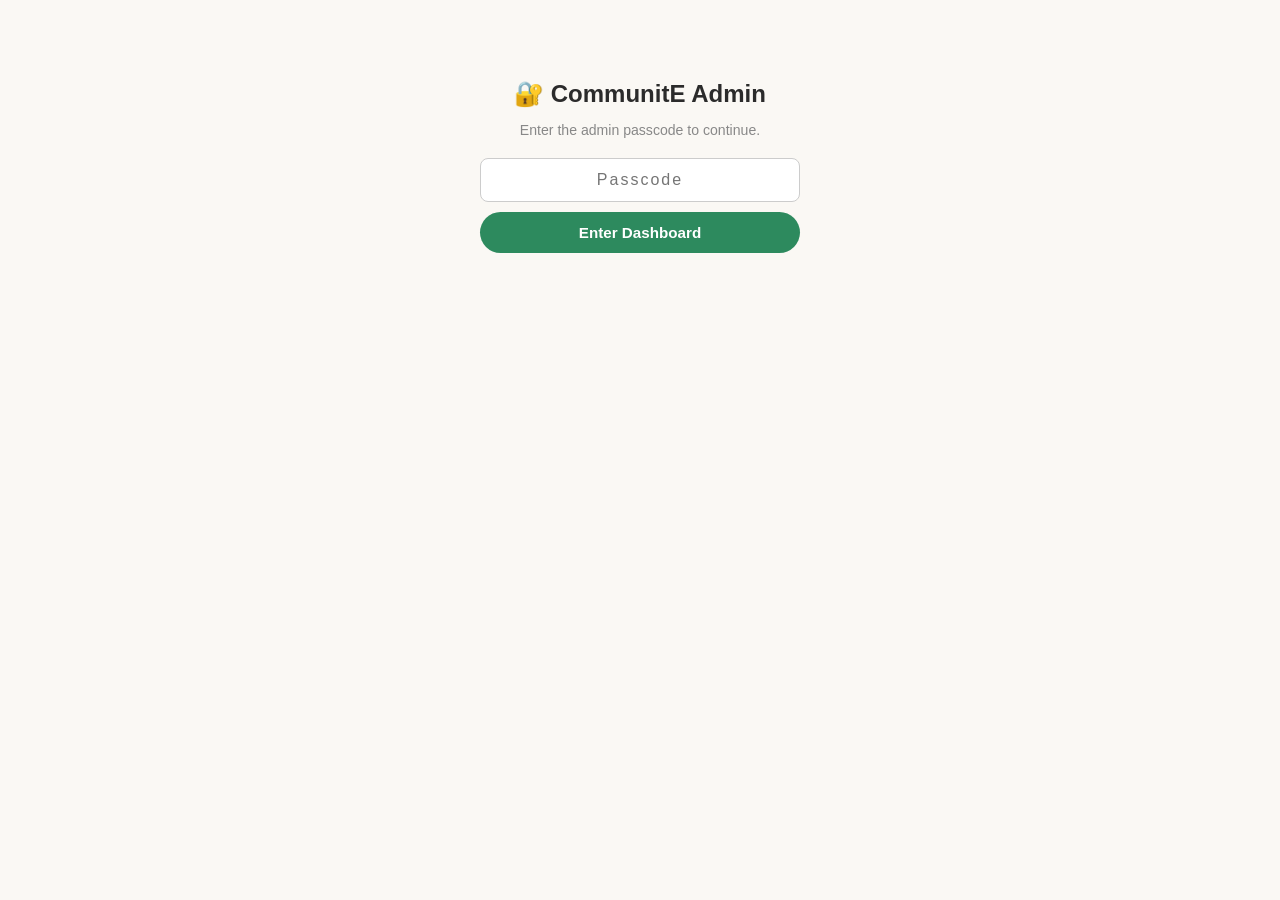
<file: admin.html>
<!DOCTYPE html>
<html lang="en">
<head>
<meta charset="UTF-8">
<meta name="viewport" content="width=device-width,initial-scale=1" />
<meta name="robots" content="noindex, nofollow" />
<title>CommunitE Admin</title>
<style>
  :root{
    --green:#2d8a5e; --green-dark:#1a5c3a; --ink:#2b2b2b; --bg:#faf8f4;
    --muted:#888; --border:#e2e0da; --white:#fff; --gold:#d4a017;
  }
  *{box-sizing:border-box;}
  body{
    font-family:-apple-system,Segoe UI,Roboto,sans-serif; background:var(--bg); color:var(--ink);
    margin:0; padding:0 0 60px;
  }
  header{
    background:var(--ink); color:#fff; padding:16px 20px; display:flex; align-items:center;
    justify-content:space-between; flex-wrap:wrap; gap:10px;
  }
  header h1{ font-size:1.1rem; margin:0; }
  header .sub{ font-size:0.75rem; opacity:0.6; }
  #logoutBtn{
    background:none; border:1px solid rgba(255,255,255,0.3); color:#fff; padding:6px 12px;
    border-radius:8px; font-size:0.78rem; cursor:pointer;
  }

  /* ---- Login gate ---- */
  #loginScreen{
    max-width:360px; margin:80px auto; padding:0 20px; text-align:center;
  }
  #loginScreen h2{ margin-bottom:6px; }
  #loginScreen p{ color:var(--muted); font-size:0.88rem; margin-bottom:20px; }
  #passcodeInput{
    width:100%; padding:12px 14px; border:1.5px solid #ccc; border-radius:8px; font-size:1rem;
    text-align:center; letter-spacing:2px; margin-bottom:10px;
  }
  #loginBtn{
    width:100%; padding:12px; border:none; border-radius:24px; background:var(--green); color:#fff;
    font-size:0.95rem; font-weight:700; cursor:pointer;
  }
  #loginError{ color:#c0392b; font-size:0.82rem; margin-top:10px; display:none; }

  /* ---- Dashboard shell ---- */
  #dashboard{ display:none; max-width:1100px; margin:0 auto; padding:0 20px; }
  .tabs{ display:flex; gap:6px; margin:20px 0; flex-wrap:wrap; }
  .tab-btn{
    padding:9px 16px; border-radius:999px; border:1.5px solid var(--border); background:#fff;
    font-size:0.85rem; font-weight:600; cursor:pointer; color:var(--ink);
  }
  .tab-btn.active{ background:var(--ink); color:#fff; border-color:var(--ink); }
  .tab-badge{
    display:inline-block; background:var(--gold); color:#3a2a00; font-size:0.68rem; font-weight:800;
    border-radius:999px; padding:1px 6px; margin-left:5px;
  }
  .tab-panel{ display:none; }
  .tab-panel.active{ display:block; }

  .card{ background:#fff; border:1px solid var(--border); border-radius:12px; padding:16px; margin-bottom:14px; }
  .empty-note{ color:var(--muted); font-size:0.88rem; padding:20px; text-align:center; }
  .loading-note{ color:var(--muted); font-size:0.85rem; padding:14px; }

  table{ width:100%; border-collapse:collapse; font-size:0.85rem; }
  th{ text-align:left; padding:8px 10px; border-bottom:2px solid var(--border); font-size:0.75rem;
      text-transform:uppercase; letter-spacing:0.03em; color:var(--muted); }
  td{ padding:10px; border-bottom:1px solid #f0efe9; vertical-align:top; }
  tr:last-child td{ border-bottom:none; }
  tr.total-row td{ font-weight:800; border-top:2px solid var(--border); }

  .badge{ display:inline-block; padding:3px 9px; border-radius:999px; font-size:0.72rem; font-weight:700; }
  .badge--pending{ background:#fff3cd; color:#8a6416; }
  .badge--failed{ background:#fde8e8; color:#b3261e; }
  .plink-overlay{ position:fixed; inset:0; background:rgba(0,0,0,0.45); display:none; align-items:center; justify-content:center; z-index:50; padding:16px; }
  .plink-box{ background:#fff; border-radius:14px; padding:20px; max-width:460px; width:100%; }
  .plink-box textarea{ width:100%; min-height:90px; margin:10px 0; font-size:0.82rem; padding:8px; border:1px solid var(--border); border-radius:8px; box-sizing:border-box; }
  .badge--verified, .badge--active, .badge--approved{ background:#e6f4ea; color:var(--green-dark); }

  .btn-sm{
    padding:6px 12px; border-radius:999px; border:none; background:var(--green); color:#fff;
    font-size:0.78rem; font-weight:700; cursor:pointer; white-space:nowrap;
  }
  .btn-sm:hover{ background:var(--green-dark); }
  .btn-sm:disabled{ background:#ccc; cursor:default; }
  .btn-outline{
    padding:6px 12px; border-radius:999px; border:1.5px solid var(--border); background:#fff;
    font-size:0.78rem; font-weight:600; cursor:pointer;
  }

  .items-cell{ max-width:220px; white-space:pre-line; font-size:0.78rem; color:#555; }
  .rr-cell{ font-family:monospace; font-size:0.82rem; }

  /* ---- Delivery summary tab ---- */
  .summary-controls{ display:flex; gap:10px; align-items:center; flex-wrap:wrap; margin-bottom:16px; }
  .summary-controls select{ padding:9px 12px; border-radius:8px; border:1.5px solid var(--border); font-size:0.88rem; }
  .summary-stats{ display:flex; gap:16px; margin-bottom:14px; flex-wrap:wrap; }
  .summary-stat{ background:#f6f5f0; border-radius:10px; padding:10px 16px; font-size:0.82rem; }
  .summary-stat strong{ display:block; font-size:1.3rem; font-family:Georgia, serif; }
  .summary-warning{ background:#fff3cd; color:#8a6416; border-radius:8px; padding:8px 12px; font-size:0.82rem; margin-bottom:12px; }
  #summaryTextarea{
    width:100%; min-height:220px; padding:12px; border:1.5px solid var(--border); border-radius:10px;
    font-family:monospace; font-size:0.85rem; margin-bottom:12px; resize:vertical;
  }
  .vendor-phone-row{ display:flex; gap:8px; align-items:center; margin-bottom:12px; flex-wrap:wrap; }
  .vendor-phone-row input{ padding:9px 12px; border-radius:8px; border:1.5px solid var(--border); font-size:0.88rem; flex:1; min-width:180px; }
  .summary-actions{ display:flex; gap:10px; flex-wrap:wrap; }
  .btn-primary{
    padding:11px 20px; border-radius:999px; border:none; background:var(--green); color:#fff;
    font-size:0.88rem; font-weight:700; cursor:pointer;
  }
  .btn-primary:hover{ background:var(--green-dark); }

  /* ---- Expenses + P&L tabs ---- */
  .expense-form{ display:grid; grid-template-columns:repeat(6, 1fr); gap:10px; margin-top:12px; align-items:end; }
  .expense-form label{ display:block; font-size:0.72rem; font-weight:700; color:var(--muted); text-transform:uppercase; letter-spacing:0.03em; margin-bottom:4px; }
  .expense-form input, .expense-form select{
    width:100%; box-sizing:border-box; padding:9px 10px; border:1.5px solid var(--border); border-radius:8px; font-size:0.88rem; background:#fff;
  }
  .expense-form .f-desc{ grid-column:span 2; }
  .expense-msg{ font-size:0.82rem; margin-top:10px; min-height:1.1em; }
  .expense-msg.ok{ color:var(--green-dark); }
  .expense-msg.err{ color:#b3261e; }
  .num{ text-align:right; white-space:nowrap; }
  th.num{ text-align:right; }
  .neg{ color:#b3261e; font-weight:700; }
  .pos{ color:var(--green-dark); font-weight:700; }
  .pnl-note{ font-size:0.78rem; color:var(--muted); margin-top:8px; line-height:1.5; }
  @media (max-width: 720px){
    .expense-form{ grid-template-columns:1fr 1fr; }
    .expense-form .f-desc{ grid-column:span 2; }
    td.num{ text-align:left; }
  }

  .partner-story{ font-size:0.8rem; color:#555; max-width:280px; }
  .partner-photos{ display:flex; gap:6px; flex-wrap:wrap; margin-top:4px; }
  .partner-photos img{ width:44px; height:44px; object-fit:cover; border-radius:6px; }

  @media (max-width: 720px){
    table, thead, tbody, tr, th, td{ display:block; }
    thead{ display:none; }
    tr{ border:1px solid var(--border); border-radius:10px; margin-bottom:10px; padding:8px 10px; }
    td{ border:none; padding:4px 0; }
    td::before{ content: attr(data-label); font-weight:700; font-size:0.7rem; text-transform:uppercase;
                color:var(--muted); display:block; margin-bottom:2px; }
  }
</style>
</head>
<body>

  <!-- LOGIN GATE -->
  <div id="loginScreen">
    <h2>🔐 CommunitE Admin</h2>
    <p>Enter the admin passcode to continue.</p>
    <input id="passcodeInput" type="password" placeholder="Passcode" autocomplete="off" />
    <button id="loginBtn">Enter Dashboard</button>
    <p id="loginError">Incorrect passcode — please try again.</p>
  </div>

  <!-- DASHBOARD -->
  <div id="dashboard">
    <header>
      <div>
        <h1>CommunitE Admin</h1>
        <div class="sub">Orders · Delivery · Memberships · Listings</div>
      </div>
      <button id="logoutBtn">Log out</button>
    </header>

    <div class="tabs">
      <button class="tab-btn active" data-tab="orders">Orders</button>
      <button class="tab-btn" data-tab="delivery">Delivery Summary</button>
      <button class="tab-btn" data-tab="sales">Sales Summary</button>
      <button class="tab-btn" data-tab="expenses">Expenses</button>
      <button class="tab-btn" data-tab="pnl">P&amp;L</button>
      <button class="tab-btn" data-tab="memberships">Memberships <span id="membershipBadge" class="tab-badge" style="display:none">0</span></button>
      <button class="tab-btn" data-tab="partners">Community Listings <span id="partnerBadge" class="tab-badge" style="display:none">0</span></button>
      <button class="tab-btn" data-tab="testimonials">Testimonials <span id="testimonialBadge" class="tab-badge" style="display:none">0</span></button>
    </div>

    <!-- ORDERS TAB -->
    <div class="tab-panel active" id="tab-orders">

      <div class="card">
        <div style="display:flex;justify-content:space-between;align-items:center;margin-bottom:10px;flex-wrap:wrap;gap:10px">
          <strong>Recent orders</strong>
          <div style="display:flex;gap:8px;align-items:center;flex-wrap:wrap">
            <select id="orderDateFilter" onchange="filterOrdersByDate(this.value)"><option value="">All delivery dates</option></select>
            <button class="btn-outline" onclick="checkPendingPayments(this)" title="Ask Cashfree about unpaid orders from the last 14 days and verify the ones that are paid">Check pending payments</button>
            <button class="btn-outline" onclick="loadOrders()">↻ Refresh</button>
          </div>
        </div>
        <div id="orderFilterTotal" class="summary-warning" style="display:none;background:#e6f4ea;color:var(--green-dark)"></div>
        <div id="ordersLoading" class="loading-note">Loading orders…</div>
        <table id="ordersTable" style="display:none">
          <thead>
            <tr>
              <th>Order</th><th>Customer</th><th>Address</th><th>Delivery</th><th>Items</th>
              <th>Total</th><th>UPI RR #</th><th>Payment</th><th></th>
            </tr>
          </thead>
          <tbody id="ordersBody"></tbody>
        </table>
        <div id="ordersEmpty" class="empty-note" style="display:none">No orders yet.</div>
      </div>
    </div>

    <!-- DELIVERY SUMMARY TAB -->
    <div class="tab-panel" id="tab-delivery">
      <div class="card">
        <strong>Packing list from selected orders</strong>
        <div style="font-size:0.78rem;color:var(--muted);margin-top:4px">Tick the orders to include, then generate the packing list. Orders with failed payments are not listed.</div>
        <div class="summary-controls" style="margin-top:12px">
          <label for="pickDateFilter" style="font-size:0.82rem;font-weight:600;color:var(--muted)">Show</label>
          <select id="pickDateFilter" onchange="renderOrderPicker()"></select>
          <button class="btn-outline" onclick="loadOrders()">↻ Refresh orders</button>
          <button class="btn-outline" onclick="pickAllShown(true)">Select all shown</button>
          <button class="btn-outline" onclick="pickAllShown(false)">Clear selection</button>
        </div>
        <div id="pickEmpty" class="empty-note" style="display:none">No orders to show for this filter.</div>
        <table id="pickTable" style="display:none">
          <thead>
            <tr><th style="width:36px"></th><th>Order</th><th>Customer</th><th>Delivery</th><th>Items</th><th>Total</th><th>Payment</th></tr>
          </thead>
          <tbody id="pickBody"></tbody>
        </table>
        <div class="summary-controls" style="margin-top:12px">
          <button class="btn-primary" id="generateSelectedBtn" onclick="loadSelectedSummary()">Generate Summary (0 selected)</button>
        </div>

        <div id="summaryResults" style="display:none">
          <div class="summary-stats">
            <div class="summary-stat"><strong id="summaryOrderCount">0</strong>Total orders</div>
            <div class="summary-stat"><strong id="summaryVerifiedCount">0</strong>Payment verified</div>
            <div class="summary-stat"><strong id="summaryPendingCount">0</strong>Still pending</div>
          </div>
          <div id="summaryWarning" class="summary-warning" style="display:none"></div>

          <div class="vendor-phone-row">
            <label for="vendorPhoneInput" style="font-size:0.82rem;font-weight:600">Vendor WhatsApp #:</label>
            <input id="vendorPhoneInput" type="text" placeholder="e.g. 919876543210 (with country code, no +)" />
          </div>

          <textarea id="summaryTextarea" readonly></textarea>

          <div class="summary-actions">
            <button class="btn-primary" onclick="sendSummaryToWhatsApp()">📲 Send via WhatsApp</button>
            <button class="btn-outline" onclick="copySummaryText()">Copy Text</button>
          </div>
        </div>
        <div id="summaryEmpty" class="empty-note" style="display:none">Nothing to summarise for the selected orders.</div>
      </div>
    </div>

    <!-- SALES SUMMARY TAB -->
    <div class="tab-panel" id="tab-sales">
      <div class="card">
        <div class="summary-controls" style="margin-top:0">
          <label for="yearFilter" style="font-size:0.82rem;font-weight:600;color:var(--muted)">Year</label>
          <select id="yearFilter" onchange="onSalesYearChange()"><option value="">Loading…</option></select>
          <label for="monthFilter" style="font-size:0.82rem;font-weight:600;color:var(--muted)">Month</label>
          <select id="monthFilter" onchange="renderSalesSummaryTable()"><option value="">All months</option></select>
        </div>
        <div style="font-size:0.78rem;color:var(--muted);margin-top:6px">Pick a year, then optionally narrow to one month. Leave month on "All months" to see every date in that year at once.</div>
      </div>

      <div id="salesTabContent" style="display:none">
        <div class="summary-stats">
          <div class="summary-stat"><strong id="statOrderCount">0</strong>Orders in view</div>
          <div class="summary-stat"><strong id="statTotalValue">₹0</strong>Total value</div>
        </div>
        <div class="card">
          <table id="salesSummaryTable">
            <thead><tr><th>Delivery Date</th><th>Orders</th><th>Total Value</th></tr></thead>
            <tbody id="salesSummaryBody"></tbody>
          </table>
        </div>
      </div>
      <div id="salesTabEmpty" class="empty-note" style="display:none">No orders yet.</div>
    </div>

    <!-- EXPENSES TAB -->
    <div class="tab-panel" id="tab-expenses">
      <div class="card">
        <strong>Add an expense</strong>
        <form id="expenseForm" class="expense-form" onsubmit="return saveExpense(event)">
          <div><label for="expDate">Date</label><input id="expDate" type="date" required /></div>
          <div><label for="expType">Type</label>
            <select id="expType"><option value="Purchase">Purchase</option><option value="Delivery">Delivery</option><option value="Refund">Refund (given to a customer)</option></select></div>
          <div class="f-desc"><label for="expDesc">Description</label><input id="expDesc" type="text" placeholder="e.g. Almonds 10 kg from supplier" required /></div>
          <div><label for="expInvoice">Invoice #</label><input id="expInvoice" type="text" placeholder="Optional" /></div>
          <div><label for="expAmount">Amount (₹)</label><input id="expAmount" type="number" min="0.01" step="0.01" inputmode="decimal" required /></div>
          <div style="grid-column:1 / -1"><button type="submit" id="expSaveBtn" class="btn-primary">Save expense</button></div>
        </form>
        <div id="expenseMsg" class="expense-msg"></div>
      </div>

      <div class="card">
        <div class="summary-controls" style="margin-top:0">
          <label for="expYearFilter" style="font-size:0.82rem;font-weight:600;color:var(--muted)">Year</label>
          <select id="expYearFilter" onchange="onExpenseYearChange()"><option value="">Loading…</option></select>
          <label for="expMonthFilter" style="font-size:0.82rem;font-weight:600;color:var(--muted)">Month</label>
          <select id="expMonthFilter" onchange="renderExpenseSummary()"><option value="">All months</option></select>
        </div>
        <div style="font-size:0.78rem;color:var(--muted);margin-top:6px">Pick a year, then optionally narrow to one month.</div>
      </div>

      <div id="expTabContent" style="display:none">
        <div class="summary-stats">
          <div class="summary-stat"><strong id="expStatCount">0</strong>Entries in view</div>
          <div class="summary-stat"><strong id="expStatPurchase">₹0</strong>Purchases</div>
          <div class="summary-stat"><strong id="expStatDelivery">₹0</strong>Delivery</div>
          <div class="summary-stat"><strong id="expStatRefund">₹0</strong>Refunds</div>
          <div class="summary-stat"><strong id="expStatTotal">₹0</strong>Total</div>
        </div>
        <div class="card">
          <table>
            <thead><tr><th>Date</th><th class="num">Entries</th><th class="num">Purchases</th><th class="num">Delivery</th><th class="num">Refunds</th><th class="num">Total</th></tr></thead>
            <tbody id="expSummaryBody"></tbody>
          </table>
        </div>
        <div class="card">
          <strong style="font-size:0.9rem">Entries</strong>
          <table style="margin-top:8px">
            <thead><tr><th>Date</th><th>Type</th><th>Description</th><th>Invoice #</th><th class="num">Amount</th></tr></thead>
            <tbody id="expEntriesBody"></tbody>
          </table>
        </div>
      </div>
      <div id="expLoading" class="loading-note">Loading expenses…</div>
      <div id="expTabEmpty" class="empty-note" style="display:none">No expenses for this selection yet.</div>
    </div>

    <!-- P&L TAB -->
    <div class="tab-panel" id="tab-pnl">
      <div class="card">
        <div class="summary-controls" style="margin:0">
          <label for="pnlYearFilter" style="font-size:0.82rem;font-weight:600;color:var(--muted)">Year</label>
          <select id="pnlYearFilter" onchange="renderPnl()"><option value="">All years</option></select>
          <label style="font-size:0.82rem;font-weight:600;color:var(--muted);display:flex;align-items:center;gap:6px">
            <input type="checkbox" id="pnlPaidOnly" onchange="renderPnl()" /> Count only paid (Verified) orders
          </label>
        </div>
        <div class="pnl-note">Product sales = order totals by delivery date, excluding failed payments (the same as the Sales Summary), so they include delivery charges collected from customers. Memberships = verified membership payments (monthly, annual and renewals) by the date they were recorded; rows marked Test in the Memberships sheet are ignored. Purchases, Delivery and Refunds come from the Expenses tab, by their date. Profit = Product sales + Memberships − Purchases − Delivery − Refunds. Running total adds each month's profit to the months before it.</div>
      </div>
      <div class="summary-stats">
        <div class="summary-stat"><strong id="pnlStatSales">₹0</strong>Income (sales + memberships)</div>
        <div class="summary-stat"><strong id="pnlStatExpenses">₹0</strong>Costs (expenses + refunds)</div>
        <div class="summary-stat"><strong id="pnlStatProfit">₹0</strong>Profit / (Loss)</div>
      </div>
      <div class="card">
        <table>
          <thead><tr><th>Month</th><th class="num">Product sales</th><th class="num">Memberships</th><th class="num">Purchases</th><th class="num">Delivery</th><th class="num">Refunds</th><th class="num">Profit / (Loss)</th><th class="num">Running total</th></tr></thead>
          <tbody id="pnlBody"></tbody>
        </table>
      </div>
      <div id="pnlEmpty" class="empty-note" style="display:none">No sales or expenses yet.</div>
    </div>

    <!-- MEMBERSHIPS TAB -->
    <div class="tab-panel" id="tab-memberships">
      <div class="card">
        <div style="display:flex;justify-content:space-between;align-items:center;margin-bottom:10px">
          <strong>Pending membership requests</strong>
          <button class="btn-outline" onclick="loadMemberships()">↻ Refresh</button>
        </div>
        <div id="membershipsLoading" class="loading-note">Loading…</div>
        <table id="membershipsTable" style="display:none">
          <thead>
            <tr><th>Name</th><th>Mobile</th><th>Plan</th><th>Amount</th><th>RR Number</th><th>Submitted</th><th></th></tr>
          </thead>
          <tbody id="membershipsBody"></tbody>
        </table>
        <div id="membershipsEmpty" class="empty-note" style="display:none">No pending membership requests. 🎉</div>
      </div>

      <div class="card">
        <div style="display:flex;justify-content:space-between;align-items:center;margin-bottom:10px">
          <strong>Cancellation requests <span id="cancelBadge" class="tab-badge" style="display:none">0</span></strong>
          <span style="display:flex;gap:6px"><button class="btn-outline" onclick="syncSubscriptions(this)" title="Rebuild the CashfreeSubscriptions tab with every known subscription and its live Cashfree status">Sync subscription statuses</button>
          <button class="btn-outline" onclick="loadCancellations()">↻ Refresh</button></span>
        </div>
        <div id="cancelLoading" class="loading-note">Loading…</div>
        <div id="cancelList"></div>
        <div id="cancelEmpty" class="empty-note" style="display:none">No cancellation requests. 🎉</div>
        <div class="pnl-note">"Cancel in Cashfree &amp; close" cancels the member's live AutoPay mandate and emails them. For annual members it also moves their expiry to the end of their current paid month and shows the refund to pay (₹3,999 − ₹400 per month used) &mdash; issue that refund from the Cashfree dashboard (Transactions → the payment → Refund) to the original payment method. "Mark done" only closes the request, for when you already cancelled it in Cashfree.</div>
      </div>
    </div>

    <!-- TESTIMONIALS TAB -->
    <div class="tab-panel" id="tab-testimonials">
      <div class="card">
        <div style="display:flex;justify-content:space-between;align-items:center;margin-bottom:6px">
          <strong>Pending testimonials</strong>
          <button class="btn-outline" onclick="loadTestimonials()">↻ Refresh</button>
        </div>
        <p class="empty-note" style="text-align:left;padding:0 0 12px">Customers fill in the public form (share-your-experience.html). Edit the quote if you like (fix typos, pick the best line), tick Featured for the large card on the site, then Approve. Only approved ones appear. "On the Ground" photos are added directly in the <strong>OnTheGround</strong> tab of the Orders sheet (Photo URL, Society, Message, Date; set Show to No to hide a row).</p>
        <div id="testimonialsLoading" class="loading-note">Loading…</div>
        <div id="testimonialsList"></div>
        <div id="testimonialsEmpty" class="empty-note" style="display:none">No pending testimonials.</div>
      </div>
    </div>

    <!-- PARTNERS TAB -->
    <div class="tab-panel" id="tab-partners">
      <div class="card">
        <div style="display:flex;justify-content:space-between;align-items:center;margin-bottom:10px">
          <strong>Pending Community Listing applications</strong>
          <button class="btn-outline" onclick="loadPartners()">↻ Refresh</button>
        </div>
        <div id="partnersLoading" class="loading-note">Loading…</div>
        <table id="partnersTable" style="display:none">
          <thead>
            <tr><th>Vendor</th><th>Category</th><th>Story</th><th>Contact</th><th>Photos</th><th>Submitted</th><th></th></tr>
          </thead>
          <tbody id="partnersBody"></tbody>
        </table>
        <div id="partnersEmpty" class="empty-note" style="display:none">No pending applications.</div>
      </div>
    </div>

  </div>


<div class="plink-overlay" id="plinkOverlay">
  <div class="plink-box">
    <strong id="plinkTitle">Payment link</strong>
    <div style="font-size:0.78rem;color:var(--muted);margin-top:4px" id="plinkMeta"></div>
    <textarea id="plinkText" readonly></textarea>
    <div style="display:flex;gap:8px;flex-wrap:wrap">
      <button class="btn-primary" onclick="sendPaymentLinkWhatsApp()">📲 Send via WhatsApp</button>
      <button class="btn-outline" onclick="copyPaymentLink()">Copy</button>
      <button class="btn-outline" onclick="closePaymentLinkModal()">Close</button>
    </div>
  </div>
</div>
<script>
const apiBase = "https://nutte-communite-994718298855.asia-south1.run.app";
let ADMIN_PASSCODE = sessionStorage.getItem('communite_admin_passcode') || '';

/* ---- auth ---- */
document.getElementById('loginBtn').addEventListener('click', attemptLogin);
document.getElementById('passcodeInput').addEventListener('keydown', e => { if (e.key === 'Enter') attemptLogin(); });
document.getElementById('logoutBtn').addEventListener('click', () => {
  sessionStorage.removeItem('communite_admin_passcode');
  ADMIN_PASSCODE = '';
  document.getElementById('dashboard').style.display = 'none';
  document.getElementById('loginScreen').style.display = 'block';
});

async function attemptLogin() {
  const val = document.getElementById('passcodeInput').value.trim();
  if (!val) return;
  // Validate against a cheap, harmless GET so we don't guess client-side —
  // the server is the source of truth for whether this passcode is correct.
  try {
    const res = await fetch(`${apiBase}/api/admin/delivery-dates?passcode=${encodeURIComponent(val)}`);
    const data = await res.json();
    if (res.status === 403) {
      document.getElementById('loginError').style.display = 'block';
      return;
    }
    ADMIN_PASSCODE = val;
    sessionStorage.setItem('communite_admin_passcode', val);
    enterDashboard();
  } catch (e) {
    document.getElementById('loginError').textContent = 'Could not reach the server — check your connection.';
    document.getElementById('loginError').style.display = 'block';
  }
}

function enterDashboard() {
  document.getElementById('loginScreen').style.display = 'none';
  document.getElementById('dashboard').style.display = 'block';
  loadOrders();
  loadExpenses();
  loadMembershipIncome();
  loadDeliveryDates();
  loadMemberships();
  loadCancellations();
  loadPartners();
  loadTestimonials();
}

/* Auto-enter if we already have a passcode from this session */
if (ADMIN_PASSCODE) enterDashboard();

/* ---- tabs ---- */
document.querySelectorAll('.tab-btn').forEach(btn => {
  btn.addEventListener('click', () => {
    document.querySelectorAll('.tab-btn').forEach(b => b.classList.remove('active'));
    document.querySelectorAll('.tab-panel').forEach(p => p.classList.remove('active'));
    btn.classList.add('active');
    document.getElementById(`tab-${btn.dataset.tab}`).classList.add('active');
  });
});

function escapeHtml(s) {
  return String(s ?? '').replace(/[&<>"']/g, c => ({'&':'&amp;','<':'&lt;','>':'&gt;','"':'&quot;',"'":'&#39;'}[c]));
}

function handleAuthFailure(data) {
  if (data && data.message === 'Invalid passcode') {
    alert('Your session passcode was rejected — please log in again.');
    sessionStorage.removeItem('communite_admin_passcode');
    location.reload();
    return true;
  }
  return false;
}

/* ---- Orders tab ---- */
let allOrdersCache = [];
/* Orders whose payment Cashfree reported as failed: shown (in red) on the Orders tab,
   but never counted in totals or the sales summary. */
const isFailedOrder = o => String(o.payment_status || '').trim().toLowerCase() === 'payment failed';
const countableOrders = () => allOrdersCache.filter(o => !isFailedOrder(o));
let currentOrderDateFilter = '';

function parseAmount(v) {
  const n = parseFloat(String(v ?? '').replace(/[^0-9.-]/g, ''));
  return isNaN(n) ? 0 : n;
}

async function loadOrders() {
  document.getElementById('ordersLoading').style.display = 'block';
  document.getElementById('ordersTable').style.display = 'none';
  document.getElementById('ordersEmpty').style.display = 'none';
  try {
    const res = await fetch(`${apiBase}/api/admin/orders?passcode=${encodeURIComponent(ADMIN_PASSCODE)}`);
    const data = await res.json();
    if (handleAuthFailure(data)) return;
    document.getElementById('ordersLoading').style.display = 'none';
    if (!data.success || !data.orders || data.orders.length === 0) {
      document.getElementById('ordersEmpty').style.display = 'block';
      allOrdersCache = [];
      populateOrderDateFilter();
      populateSalesYearFilter();
      if (typeof renderPnl === 'function') renderPnl();
      return;
    }
    allOrdersCache = data.orders;
    if (typeof renderOrderPicker === 'function') renderOrderPicker();
    populateOrderDateFilter();
    populateSalesYearFilter();
    if (typeof renderPnl === 'function') renderPnl();
    filterOrdersByDate(currentOrderDateFilter); // re-apply whatever filter was active, if any
  } catch (e) {
    document.getElementById('ordersLoading').textContent = 'Could not load orders.';
  }
}

function populateOrderDateFilter() {
  const select = document.getElementById('orderDateFilter');
  const dates = [...new Set(allOrdersCache.map(o => o.delivery_date).filter(Boolean))].sort().reverse();
  const prevValue = select.value;
  select.innerHTML = '<option value="">All delivery dates</option>' + dates.map(d => `<option value="${d}">${d}</option>`).join('');
  if (dates.includes(prevValue)) select.value = prevValue;
}

function filterOrdersByDate(date) {
  currentOrderDateFilter = date;
  const filtered = date ? allOrdersCache.filter(o => o.delivery_date === date) : allOrdersCache;

  const totalEl = document.getElementById('orderFilterTotal');
  if (date) {
    const counted = filtered.filter(o => !isFailedOrder(o));
    const failedHidden = filtered.length - counted.length;
    const totalValue = counted.reduce((sum, o) => sum + parseAmount(o.total_amount), 0);
    totalEl.style.display = 'block';
    totalEl.textContent = `${counted.length} order(s) for ${date} — Total value: ₹${totalValue.toLocaleString('en-IN')}` +
      (failedHidden ? ` (${failedHidden} failed-payment order(s) not counted)` : '');
  } else {
    totalEl.style.display = 'none';
  }

  if (filtered.length === 0) {
    document.getElementById('ordersTable').style.display = 'none';
    document.getElementById('ordersEmpty').style.display = 'block';
  } else {
    document.getElementById('ordersEmpty').style.display = 'none';
    renderOrders(filtered);
  }
}

/* ---- Sales Summary tab — shares allOrdersCache with the Orders tab above,
   so this never needs its own fetch; it just re-slices the same data. ---- */
const MONTH_NAMES = ['January','February','March','April','May','June','July','August','September','October','November','December'];

function populateSalesYearFilter() {
  const yearSelect = document.getElementById('yearFilter');
  const years = [...new Set(
    countableOrders().map(o => (o.delivery_date || '').slice(0, 4)).filter(y => /^\d{4}$/.test(y))
  )].sort().reverse();

  if (years.length === 0) {
    yearSelect.innerHTML = '<option value="">No orders yet</option>';
    document.getElementById('monthFilter').innerHTML = '<option value="">All months</option>';
    document.getElementById('monthFilter').disabled = true;
    renderSalesSummaryTable();
    return;
  }
  const prevYear = yearSelect.value;
  yearSelect.innerHTML = '<option value="">All years</option>' + years.map(y => `<option value="${y}">${y}</option>`).join('');
  yearSelect.value = years.includes(prevYear) ? prevYear : years[0]; // default to most recent year with orders
  onSalesYearChange();
}

function onSalesYearChange() {
  const year = document.getElementById('yearFilter').value;
  const monthSelect = document.getElementById('monthFilter');

  if (!year) {
    monthSelect.innerHTML = '<option value="">All months</option>';
    monthSelect.disabled = true;
  } else {
    const monthsInYear = [...new Set(
      countableOrders()
        .filter(o => (o.delivery_date || '').slice(0, 4) === year)
        .map(o => (o.delivery_date || '').slice(5, 7))
    )].sort();
    monthSelect.disabled = false;
    monthSelect.innerHTML = '<option value="">All months</option>' +
      monthsInYear.map(m => `<option value="${m}">${MONTH_NAMES[parseInt(m, 10) - 1]}</option>`).join('');
  }
  renderSalesSummaryTable();
}

function renderSalesSummaryTable() {
  const year = document.getElementById('yearFilter').value;
  const month = document.getElementById('monthFilter').value;

  let filtered = countableOrders();
  if (year) filtered = filtered.filter(o => (o.delivery_date || '').slice(0, 4) === year);
  if (year && month) filtered = filtered.filter(o => (o.delivery_date || '').slice(5, 7) === month);

  if (filtered.length === 0) {
    document.getElementById('salesTabContent').style.display = 'none';
    document.getElementById('salesTabEmpty').style.display = 'block';
    return;
  }
  document.getElementById('salesTabEmpty').style.display = 'none';
  document.getElementById('salesTabContent').style.display = 'block';

  const byDate = {};
  filtered.forEach(o => {
    const d = o.delivery_date || '(no date)';
    if (!byDate[d]) byDate[d] = { count: 0, total: 0 };
    byDate[d].count += 1;
    byDate[d].total += parseAmount(o.total_amount);
  });
  const dates = Object.keys(byDate).sort().reverse();

  const grandTotalOrders = filtered.length;
  const grandTotalValue = dates.reduce((sum, d) => sum + byDate[d].total, 0);

  document.getElementById('statOrderCount').textContent = grandTotalOrders;
  document.getElementById('statTotalValue').textContent = `₹${grandTotalValue.toLocaleString('en-IN')}`;

  const rowsHtml = dates.map(d => `
    <tr>
      <td data-label="Delivery Date">${escapeHtml(d)}</td>
      <td data-label="Orders">${byDate[d].count}</td>
      <td data-label="Total Value">₹${byDate[d].total.toLocaleString('en-IN')}</td>
    </tr>`).join('');

  const totalLabel = year && month ? `${MONTH_NAMES[parseInt(month, 10) - 1]} ${year} Total`
                     : year ? `${year} Total`
                     : 'Grand Total';

  document.getElementById('salesSummaryBody').innerHTML = rowsHtml + `
    <tr class="total-row">
      <td data-label="">${totalLabel}</td>
      <td data-label="">${grandTotalOrders}</td>
      <td data-label="">₹${grandTotalValue.toLocaleString('en-IN')}</td>
    </tr>`;
}

function renderOrders(orders) {
  const body = document.getElementById('ordersBody');
  body.innerHTML = orders.map(o => {
    const isVerified = String(o.payment_status).toLowerCase() === 'verified';
    const isFailed = isFailedOrder(o);
    const badgeClass = isVerified ? 'badge--verified' : (isFailed ? 'badge--failed' : 'badge--pending');
    return `
      <tr>
        <td data-label="Order">${escapeHtml(o.order_id)}<br><span style="color:var(--muted);font-size:0.75rem">${escapeHtml(o.timestamp)}</span></td>
        <td data-label="Customer">${escapeHtml(o.full_name)}<br><span style="color:var(--muted);font-size:0.75rem">${escapeHtml(o.mobile_number)}</span></td>
        <td data-label="Address">${escapeHtml(o.apt_number)}${o.apt_number && o.community ? ', ' : ''}${escapeHtml(o.community)}</td>
        <td data-label="Delivery">${escapeHtml(o.delivery_date)}</td>
        <td data-label="Items" class="items-cell">${escapeHtml(o.cart_items)}</td>
        <td data-label="Total">₹${escapeHtml(o.total_amount)}</td>
        <td data-label="UPI RR #" class="rr-cell">${escapeHtml(o.upi_rr_number || '—')}</td>
        <td data-label="Payment"><span class="badge ${badgeClass}">${escapeHtml(o.payment_status || 'Pending')}</span></td>
        <td data-label="">
          ${isVerified ? '' : `<button class="btn-sm" onclick="verifyPayment(${o.row_number}, '${escapeHtml(o.order_id)}', this)">Verify</button>`}
          ${isVerified ? '' : `<button class="btn-outline" onclick="createPaymentLink('${escapeHtml(o.order_id)}', this)" style="margin-left:4px">Pay link</button>`}
          <button class="btn-outline" onclick="sendInvoiceWhatsApp(${o.row_number})" style="margin-left:4px">Invoice</button>
          <button class="btn-outline" onclick="editOrder('${escapeHtml(o.order_id)}')" style="margin-left:4px">Edit</button>
          ${isVerified ? `<button class="btn-outline" onclick="refundOrder('${escapeHtml(o.order_id)}', ${parseFloat(String(o.total_amount).replace(/[^0-9.]/g,'')) || 0}, this)" style="margin-left:4px">Refund</button>` : ''}
        </td>
      </tr>`;
  }).join('');
  document.getElementById('ordersTable').style.display = 'table';
}

/* ---- Invoice generation ---- */
const INVOICE_TRANSACTION_CHARGE = 50;

/* Reuses the same 'Cart Items' text format the backend writes (see
   _parse_cart_items in google_integration.py) — keep these in sync if that
   format ever changes. Unlike the backend's version, this keeps each line's
   amount since the invoice needs to show per-item pricing. */
function parseCartItemsWithAmounts(cartString) {
  const items = [];
  const pattern = /^(.*?)\s*\((.*?)\)\s*-\s*Qty:(\d+)\s*-\s*₹?([\d.]+)\s*$/;
  String(cartString || '').split('\n').forEach(line => {
    line = line.trim();
    if (!line) return;
    const m = line.match(pattern);
    if (m) {
      items.push({ name: m[1].trim(), variant: m[2].trim(), qty: parseInt(m[3], 10), amount: parseFloat(m[4]) });
    } else {
      items.push({ name: line, variant: '', qty: 0, amount: 0, unparsed: true });
    }
  });
  return items;
}

function generateInvoiceText(order) {
  const items = parseCartItemsWithAmounts(order.cart_items);
  const lines = [`🧾 CommunitE Invoice — Order ${order.order_id}`, `Date: ${order.timestamp}`, ''];

  let itemsTotal = 0;
  items.forEach(it => {
    itemsTotal += it.amount;
    const variantPart = it.variant ? ` (${it.variant})` : '';
    lines.push(`${it.name}${variantPart} x${it.qty} — ₹${it.amount.toLocaleString('en-IN')}`);
  });

  lines.push('');
  lines.push(`Transaction Charge: ₹${INVOICE_TRANSACTION_CHARGE}`);
  lines.push('');
  lines.push(`Total: ₹${(itemsTotal + INVOICE_TRANSACTION_CHARGE).toLocaleString('en-IN')}`);
  lines.push('');
  lines.push('Thank you for shopping with CommunitE! 🙏');
  return lines.join('\n');
}

function sendInvoiceWhatsApp(rowNumber) {
  const order = allOrdersCache.find(o => o.row_number === rowNumber);
  if (!order) { alert('Could not find this order — try refreshing the Orders tab.'); return; }

  const digits = String(order.mobile_number || '').replace(/\D/g, '');
  if (!digits) { alert('This order has no mobile number on file.'); return; }
  // Indian numbers are stored as 10 digits without a country code; wa.me
  // needs the full international format to open the right chat.
  const fullPhone = digits.length === 10 ? `91${digits}` : digits;

  const text = generateInvoiceText(order);
  window.open(`https://wa.me/${fullPhone}?text=${encodeURIComponent(text)}`, '_blank');
}

/* Opens the actual shop page in a special admin edit mode (see the
   matching handling in app.js), passing the order id and the admin
   passcode so it can fetch that order's existing cart and, on submit,
   update the same order rather than creating a new one. */
function editOrder(orderId) {
  const url = `index.html?editOrder=${encodeURIComponent(orderId)}&passcode=${encodeURIComponent(ADMIN_PASSCODE)}`;
  window.open(url, '_blank');
}


let currentPlinkPhone = '';

async function createPaymentLink(orderId, btnEl) {
  btnEl.disabled = true;
  const original = btnEl.textContent;
  btnEl.textContent = 'Creating…';
  try {
    const res = await fetch(`${apiBase}/api/admin/create-payment-link`, {
      method: 'POST',
      headers: { 'Content-Type': 'application/json' },
      body: JSON.stringify({ passcode: ADMIN_PASSCODE, order_id: orderId })
    });
    const data = await res.json();
    if (handleAuthFailure(data)) return;
    if (!data.success) {
      alert(data.message || 'Could not create the payment link.');
      return;
    }
    const order = allOrdersCache.find(o => o.order_id === orderId) || {};
    const name = (order.full_name || '').split(' ')[0] || 'there';
    const text = `Hi ${name}, here is your CommunitE payment link for order ${orderId} (₹${data.amount}): ${data.link_url}\n\nThe link is valid for 48 hours. Thank you!`;
    currentPlinkPhone = data.mobile_number;
    document.getElementById('plinkTitle').textContent = `Payment link — order ${orderId}`;
    document.getElementById('plinkMeta').textContent = `₹${data.amount} · expires in 48 hours · creating another link for this order makes a new one`;
    document.getElementById('plinkText').value = text;
    document.getElementById('plinkOverlay').style.display = 'flex';
  } catch (e) {
    alert('Network error — please try again.');
  } finally {
    btnEl.disabled = false;
    btnEl.textContent = original;
  }
}

function sendPaymentLinkWhatsApp() {
  const digits = String(currentPlinkPhone || '').replace(/\D/g, '');
  if (!digits) { alert('No mobile number for this order.'); return; }
  const fullPhone = digits.length === 10 ? `91${digits}` : digits;
  window.open(`https://wa.me/${fullPhone}?text=${encodeURIComponent(document.getElementById('plinkText').value)}`, '_blank');
}

function copyPaymentLink() {
  const ta = document.getElementById('plinkText');
  ta.select();
  navigator.clipboard?.writeText(ta.value).catch(() => document.execCommand('copy'));
  alert('Copied to clipboard.');
}

function closePaymentLinkModal() {
  document.getElementById('plinkOverlay').style.display = 'none';
}

async function verifyPayment(rowNumber, orderId, btnEl) {
  btnEl.disabled = true;
  btnEl.textContent = 'Verifying…';
  try {
    const res = await fetch(`${apiBase}/api/admin/verify-payment`, {
      method: 'POST',
      headers: { 'Content-Type': 'application/json' },
      body: JSON.stringify({ passcode: ADMIN_PASSCODE, row_number: rowNumber, order_id: orderId })
    });
    const data = await res.json();
    if (handleAuthFailure(data)) return;
    if (data.success) {
      loadOrders();
    } else {
      alert(data.message || 'Could not verify payment.');
      btnEl.disabled = false;
      btnEl.textContent = 'Verify';
    }
  } catch (e) {
    alert('Network error — please try again.');
    btnEl.disabled = false;
    btnEl.textContent = 'Verify';
  }
}

/* ---- Delivery summary tab: hand-pick orders, then build the packing list ---- */
const pickedOrderIds = new Set();   // survives filter changes and refreshes
let lastSummaryText = '';

function loadDeliveryDates() { /* the picker now fills itself whenever orders load (see loadOrders) */ }

function todayStr() {
  const d = new Date();
  return `${d.getFullYear()}-${String(d.getMonth() + 1).padStart(2, '0')}-${String(d.getDate()).padStart(2, '0')}`;
}

function pickableOrders() {
  return allOrdersCache.filter(o => !isFailedOrder(o));
}

function renderOrderPicker() {
  const select = document.getElementById('pickDateFilter');
  const prev = select.value || '__upcoming__';
  const dates = [...new Set(pickableOrders().map(o => o.delivery_date).filter(Boolean))].sort();
  select.innerHTML =
    '<option value="__upcoming__">Upcoming deliveries (today onwards)</option>' +
    '<option value="__all__">All orders</option>' +
    dates.map(d => `<option value="${escapeHtml(d)}">${escapeHtml(d)}</option>`).join('');
  select.value = [...select.options].some(o => o.value === prev) ? prev : '__upcoming__';

  const today = todayStr();
  let list = pickableOrders();
  if (select.value === '__upcoming__') list = list.filter(o => (o.delivery_date || '') >= today);
  else if (select.value !== '__all__') list = list.filter(o => o.delivery_date === select.value);
  list = list.slice().sort((a, b) => String(a.delivery_date).localeCompare(String(b.delivery_date)) || String(a.order_id).localeCompare(String(b.order_id)));

  document.getElementById('pickEmpty').style.display = list.length ? 'none' : 'block';
  document.getElementById('pickTable').style.display = list.length ? 'table' : 'none';
  document.getElementById('pickBody').innerHTML = list.map(o => {
    const verified = String(o.payment_status).toLowerCase() === 'verified';
    const badge = verified ? 'badge--verified' : 'badge--pending';
    return `
      <tr>
        <td data-label=""><input type="checkbox" ${pickedOrderIds.has(o.order_id) ? 'checked' : ''} onchange="togglePick('${escapeHtml(o.order_id)}', this.checked)" /></td>
        <td data-label="Order">${escapeHtml(o.order_id)}</td>
        <td data-label="Customer">${escapeHtml(o.full_name)}<br><span style="color:var(--muted);font-size:0.75rem">${escapeHtml(o.apt_number)}${o.apt_number && o.community ? ', ' : ''}${escapeHtml(o.community)}</span></td>
        <td data-label="Delivery">${escapeHtml(o.delivery_date)}</td>
        <td data-label="Items" class="items-cell">${escapeHtml(o.cart_items)}</td>
        <td data-label="Total">₹${escapeHtml(o.total_amount)}</td>
        <td data-label="Payment"><span class="badge ${badge}">${escapeHtml(o.payment_status || 'Pending')}</span></td>
      </tr>`;
  }).join('');
  updatePickCount();
}

function togglePick(orderId, on) {
  if (on) pickedOrderIds.add(orderId); else pickedOrderIds.delete(orderId);
  updatePickCount();
}

function pickAllShown(on) {
  document.querySelectorAll('#pickBody input[type=checkbox]').forEach(cb => {
    cb.checked = on;
    const id = cb.closest('tr').children[1].textContent.trim();
    if (on) pickedOrderIds.add(id); else pickedOrderIds.delete(id);
  });
  updatePickCount();
}

function updatePickCount() {
  // only count selections that still exist and haven't failed payment
  const valid = new Set(pickableOrders().map(o => o.order_id));
  [...pickedOrderIds].forEach(id => { if (!valid.has(id)) pickedOrderIds.delete(id); });
  document.getElementById('generateSelectedBtn').textContent = `Generate Summary (${pickedOrderIds.size} selected)`;
}

async function loadSelectedSummary() {
  if (pickedOrderIds.size === 0) { alert('Tick at least one order first.'); return; }
  document.getElementById('summaryResults').style.display = 'none';
  document.getElementById('summaryEmpty').style.display = 'none';
  try {
    const res = await fetch(`${apiBase}/api/admin/delivery-summary-selected`, {
      method: 'POST',
      headers: { 'Content-Type': 'application/json' },
      body: JSON.stringify({ passcode: ADMIN_PASSCODE, order_ids: [...pickedOrderIds] })
    });
    const data = await res.json();
    if (handleAuthFailure(data)) return;
    if (!data.success || !data.items || data.items.length === 0) {
      document.getElementById('summaryEmpty').style.display = 'block';
      return;
    }
    document.getElementById('summaryOrderCount').textContent = data.order_count;
    document.getElementById('summaryVerifiedCount').textContent = data.verified_count;
    document.getElementById('summaryPendingCount').textContent = data.pending_count;

    const warningEl = document.getElementById('summaryWarning');
    const warnParts = [];
    if (data.pending_count > 0) warnParts.push(`⚠️ ${data.pending_count} selected order(s) still have unverified payments — check the Orders tab before shipping.`);
    if (data.failed_count > 0) warnParts.push(`${data.failed_count} selected order(s) with failed payments were left out.`);
    if (warnParts.length) {
      warningEl.style.display = 'block';
      warningEl.textContent = warnParts.join(' ');
    } else {
      warningEl.style.display = 'none';
    }

    lastSummaryText = data.whatsapp_text;
    document.getElementById('summaryTextarea').value = data.whatsapp_text;
    document.getElementById('summaryResults').style.display = 'block';
  } catch (e) {
    alert('Could not load the summary — please try again.');
  }
}

function copySummaryText() {
  const textarea = document.getElementById('summaryTextarea');
  textarea.select();
  navigator.clipboard?.writeText(textarea.value).catch(() => document.execCommand('copy'));
  alert('Copied to clipboard.');
}

function sendSummaryToWhatsApp() {
  const phone = document.getElementById('vendorPhoneInput').value.trim().replace(/\D/g, '');
  if (!phone) {
    alert('Enter the vendor\'s WhatsApp number first (with country code, digits only).');
    return;
  }
  localStorage.setItem('communite_vendor_phone', phone);
  const text = document.getElementById('summaryTextarea').value;
  window.open(`https://wa.me/${phone}?text=${encodeURIComponent(text)}`, '_blank');
}

/* Remember the vendor's number between visits — convenience only, not sensitive data */
const savedVendorPhone = localStorage.getItem('communite_vendor_phone');
if (savedVendorPhone) document.getElementById('vendorPhoneInput').value = savedVendorPhone;

/* ---- Memberships tab ---- */
async function loadMemberships() {
  document.getElementById('membershipsLoading').style.display = 'block';
  document.getElementById('membershipsTable').style.display = 'none';
  document.getElementById('membershipsEmpty').style.display = 'none';
  try {
    const res = await fetch(`${apiBase}/api/admin/memberships/pending?passcode=${encodeURIComponent(ADMIN_PASSCODE)}`);
    const data = await res.json();
    if (handleAuthFailure(data)) return;
    document.getElementById('membershipsLoading').style.display = 'none';
    const list = data.memberships || [];
    const badge = document.getElementById('membershipBadge');
    if (list.length > 0) { badge.textContent = list.length; badge.style.display = 'inline-block'; }
    else { badge.style.display = 'none'; }

    if (!data.success || list.length === 0) {
      document.getElementById('membershipsEmpty').style.display = 'block';
      return;
    }
    renderMemberships(list);
  } catch (e) {
    document.getElementById('membershipsLoading').textContent = 'Could not load membership requests.';
  }
}

function renderMemberships(list) {
  const body = document.getElementById('membershipsBody');
  body.innerHTML = list.map(m => `
    <tr>
      <td data-label="Name">${escapeHtml(m.full_name || '—')}</td>
      <td data-label="Mobile">${escapeHtml(m.mobile_number)}</td>
      <td data-label="Plan">${escapeHtml(m.plan)}</td>
      <td data-label="Amount">₹${escapeHtml(m.amount_paid)}</td>
      <td data-label="RR Number" class="rr-cell">${escapeHtml(m.rr_number || '—')}</td>
      <td data-label="Submitted">${escapeHtml(m.submitted_on)}</td>
      <td data-label=""><button class="btn-sm" onclick="approveMembership('${escapeHtml(m.mobile_number)}', this)">Approve</button></td>
    </tr>`).join('');
  document.getElementById('membershipsTable').style.display = 'table';
}

async function approveMembership(mobile, btnEl) {
  btnEl.disabled = true;
  btnEl.textContent = 'Approving…';
  try {
    const res = await fetch(`${apiBase}/api/activate-membership`, {
      method: 'POST',
      headers: { 'Content-Type': 'application/json' },
      body: JSON.stringify({ passcode: ADMIN_PASSCODE, mobile_number: mobile })
    });
    const data = await res.json();
    if (handleAuthFailure(data)) return;
    if (data.success) {
      loadMemberships();
    } else {
      alert(data.message || 'Could not approve this membership.');
      btnEl.disabled = false;
      btnEl.textContent = 'Approve';
    }
  } catch (e) {
    alert('Network error — please try again.');
    btnEl.disabled = false;
    btnEl.textContent = 'Approve';
  }
}

/* ---- Partners tab ---- */
async function loadPartners() {
  document.getElementById('partnersLoading').style.display = 'block';
  document.getElementById('partnersTable').style.display = 'none';
  document.getElementById('partnersEmpty').style.display = 'none';
  try {
    const res = await fetch(`${apiBase}/api/admin/partners/pending?passcode=${encodeURIComponent(ADMIN_PASSCODE)}`);
    const data = await res.json();
    if (handleAuthFailure(data)) return;
    document.getElementById('partnersLoading').style.display = 'none';
    const list = data.partners || [];
    const badge = document.getElementById('partnerBadge');
    if (list.length > 0) { badge.textContent = list.length; badge.style.display = 'inline-block'; }
    else { badge.style.display = 'none'; }

    if (!data.success || list.length === 0) {
      document.getElementById('partnersEmpty').style.display = 'block';
      return;
    }
    renderPartners(list);
  } catch (e) {
    document.getElementById('partnersLoading').textContent = 'Could not load applications.';
  }
}

function renderPartners(list) {
  const body = document.getElementById('partnersBody');
  body.innerHTML = list.map(p => `
    <tr>
      <td data-label="Vendor">${escapeHtml(p.vendor_name)}</td>
      <td data-label="Category">${escapeHtml(p.category)}</td>
      <td data-label="Story" class="partner-story">${escapeHtml(p.story)}</td>
      <td data-label="Contact"><a href="${escapeHtml(p.contact_link)}" target="_blank" rel="noopener">Open link</a></td>
      <td data-label="Photos"><div class="partner-photos">${(p.photo_urls || []).map(u => `<img src="${escapeHtml(u)}" onerror="this.style.display='none'" />`).join('')}</div></td>
      <td data-label="Submitted">${escapeHtml(p.submitted_on)}</td>
      <td data-label=""><button class="btn-sm" onclick="approvePartner(${p.row_number}, '${escapeHtml(p.vendor_name).replace(/'/g, "\\'")}', this)">Approve</button></td>
    </tr>`).join('');
  document.getElementById('partnersTable').style.display = 'table';
}

async function approvePartner(rowNumber, vendorName, btnEl) {
  btnEl.disabled = true;
  btnEl.textContent = 'Approving…';
  try {
    const res = await fetch(`${apiBase}/api/admin/partners/approve`, {
      method: 'POST',
      headers: { 'Content-Type': 'application/json' },
      body: JSON.stringify({ passcode: ADMIN_PASSCODE, row_number: rowNumber, vendor_name: vendorName })
    });
    const data = await res.json();
    if (handleAuthFailure(data)) return;
    if (data.success) {
      loadPartners();
    } else {
      alert(data.message || 'Could not approve this listing.');
      btnEl.disabled = false;
      btnEl.textContent = 'Approve';
    }
  } catch (e) {
    alert('Network error — please try again.');
    btnEl.disabled = false;
    btnEl.textContent = 'Approve';
  }
}

/* ---- Testimonials tab ---- */
let pendingTestimonials = [];
async function loadTestimonials() {
  document.getElementById('testimonialsLoading').style.display = 'block';
  document.getElementById('testimonialsEmpty').style.display = 'none';
  document.getElementById('testimonialsList').innerHTML = '';
  try {
    const res = await fetch(`${apiBase}/api/admin/testimonials/pending?passcode=${encodeURIComponent(ADMIN_PASSCODE)}`);
    const data = await res.json();
    if (handleAuthFailure(data)) return;
    document.getElementById('testimonialsLoading').style.display = 'none';
    pendingTestimonials = data.testimonials || [];
    const badge = document.getElementById('testimonialBadge');
    if (pendingTestimonials.length) { badge.textContent = pendingTestimonials.length; badge.style.display = 'inline-block'; }
    else { badge.style.display = 'none'; }
    if (!data.success || !pendingTestimonials.length) {
      document.getElementById('testimonialsEmpty').style.display = 'block';
      return;
    }
    document.getElementById('testimonialsList').innerHTML = pendingTestimonials.map((t, i) => `
      <div style="border:1px solid #e2e0da;border-radius:10px;padding:14px;margin-bottom:12px">
        <div style="font-weight:700">${escapeHtml(t.name)} <span style="font-weight:400;color:#777">· ${escapeHtml(t.society)}${t.member_since ? ' · Member since ' + escapeHtml(t.member_since) : ''}</span></div>
        <div style="font-size:0.78rem;color:#888;margin:2px 0 8px">Submitted ${escapeHtml(t.submitted_on)}${t.contact ? ' · Contact: ' + escapeHtml(t.contact) : ''}${t.photo_url ? ` · <a href="${escapeHtml(t.photo_url)}" target="_blank" rel="noopener">photo</a>` : ''}</div>
        <div style="font-size:0.8rem;color:#555;line-height:1.5;margin-bottom:8px">
          ${t.price ? `<div><strong>Price:</strong> ${escapeHtml(t.price)}</div>` : ''}
          ${t.quality ? `<div><strong>Quality:</strong> ${escapeHtml(t.quality)}</div>` : ''}
          ${t.delivery ? `<div><strong>Delivery:</strong> ${escapeHtml(t.delivery)}</div>` : ''}
          ${t.membership ? `<div><strong>Membership:</strong> ${escapeHtml(t.membership)}</div>` : ''}
        </div>
        <label style="font-size:0.78rem;font-weight:700">Quote shown on the site</label>
        <textarea id="tq_${i}" rows="3" maxlength="700" style="width:100%;padding:8px;border:1.5px solid #ccc;border-radius:8px;font-family:inherit;font-size:0.9rem;margin:4px 0 8px">${escapeHtml(t.quote)}</textarea>
        <label style="font-size:0.82rem"><input type="checkbox" id="tf_${i}"> Featured (large card)</label>
        <div style="margin-top:10px;display:flex;gap:8px">
          <button class="btn-sm" onclick="reviewTestimonial(${i}, 'approve', this)">Approve</button>
          <button class="btn-outline" onclick="reviewTestimonial(${i}, 'reject', this)">Reject</button>
        </div>
      </div>`).join('');
  } catch (e) {
    document.getElementById('testimonialsLoading').textContent = 'Could not load testimonials.';
  }
}

async function reviewTestimonial(i, action, btnEl) {
  const t = pendingTestimonials[i];
  if (!t) return;
  if (action === 'reject' && !confirm('Reject this testimonial? It will not be shown on the site.')) return;
  btnEl.disabled = true;
  try {
    const res = await fetch(`${apiBase}/api/admin/testimonials/review`, {
      method: 'POST',
      headers: { 'Content-Type': 'application/json' },
      body: JSON.stringify({
        passcode: ADMIN_PASSCODE, row_number: t.row_number, name: t.name, action,
        quote: document.getElementById('tq_' + i).value,
        featured: document.getElementById('tf_' + i).checked
      })
    });
    const data = await res.json();
    if (handleAuthFailure(data)) return;
    if (data.success) { loadTestimonials(); }
    else { alert(data.message || 'Could not update this testimonial.'); btnEl.disabled = false; }
  } catch (e) {
    alert('Network error - please try again.');
    btnEl.disabled = false;
  }
}

/* ---- Expenses tab ---- */
let allExpensesCache = [];
const fmtINR = n => {
  const v = Math.round((Number(n) || 0) * 100) / 100;
  const txt = Math.abs(v).toLocaleString('en-IN', { minimumFractionDigits: v % 1 ? 2 : 0, maximumFractionDigits: 2 });
  return (v < 0 ? '−₹' : '₹') + txt;
};
const todayLocal = () => {
  const d = new Date();
  return `${d.getFullYear()}-${String(d.getMonth() + 1).padStart(2, '0')}-${String(d.getDate()).padStart(2, '0')}`;
};
document.getElementById('expDate').value = todayLocal();

async function loadExpenses() {
  document.getElementById('expLoading').style.display = 'block';
  try {
    const res = await fetch(`${apiBase}/api/admin/expenses?passcode=${encodeURIComponent(ADMIN_PASSCODE)}`);
    const data = await res.json();
    if (handleAuthFailure(data)) return;
    allExpensesCache = (data.success && data.expenses) ? data.expenses : [];
    if (!data.success) document.getElementById('expLoading').textContent = 'Could not load expenses: ' + (data.message || 'error');
    else document.getElementById('expLoading').style.display = 'none';
  } catch (e) {
    allExpensesCache = [];
    document.getElementById('expLoading').textContent = 'Could not load expenses.';
  }
  populateExpenseYearFilter();
  renderPnl();
}

async function saveExpense(ev) {
  if (ev) ev.preventDefault();
  const msg = document.getElementById('expenseMsg');
  const btn = document.getElementById('expSaveBtn');
  const body = {
    passcode: ADMIN_PASSCODE,
    date: document.getElementById('expDate').value,
    type: document.getElementById('expType').value,
    description: document.getElementById('expDesc').value.trim(),
    invoice_no: document.getElementById('expInvoice').value.trim(),
    amount: document.getElementById('expAmount').value
  };
  if (!body.date || !body.description || !(parseFloat(body.amount) > 0)) {
    msg.className = 'expense-msg err';
    msg.textContent = 'Please fill in the date, a description and an amount above zero.';
    return false;
  }
  btn.disabled = true; btn.textContent = 'Saving…';
  msg.className = 'expense-msg'; msg.textContent = '';
  try {
    const res = await fetch(`${apiBase}/api/admin/expenses/add`, {
      method: 'POST', headers: { 'Content-Type': 'application/json' }, body: JSON.stringify(body)
    });
    const data = await res.json();
    if (handleAuthFailure(data)) return false;
    if (!data.success) {
      msg.className = 'expense-msg err';
      msg.textContent = data.message || 'Could not save the expense.';
    } else {
      msg.className = 'expense-msg ok';
      msg.textContent = `Saved ${body.type.toLowerCase()} of ${fmtINR(body.amount)} on ${body.date}.`;
      document.getElementById('expDesc').value = '';
      document.getElementById('expInvoice').value = '';
      document.getElementById('expAmount').value = '';
      await loadExpenses();
      // jump the summary to the month just added so the new entry is visible
      const y = body.date.slice(0, 4), m = body.date.slice(5, 7);
      document.getElementById('expYearFilter').value = y;
      onExpenseYearChange();
      document.getElementById('expMonthFilter').value = m;
      renderExpenseSummary();
    }
  } catch (e) {
    msg.className = 'expense-msg err';
    msg.textContent = 'Could not reach the server. Nothing was saved — please try again.';
  } finally {
    btn.disabled = false; btn.textContent = 'Save expense';
  }
  return false;
}

function populateExpenseYearFilter() {
  const sel = document.getElementById('expYearFilter');
  const years = [...new Set(allExpensesCache.map(e => e.date.slice(0, 4)).filter(y => /^\d{4}$/.test(y)))].sort().reverse();
  if (years.length === 0) {
    sel.innerHTML = '<option value="">No expenses yet</option>';
    document.getElementById('expMonthFilter').innerHTML = '<option value="">All months</option>';
    document.getElementById('expMonthFilter').disabled = true;
    renderExpenseSummary();
    return;
  }
  const prev = sel.value;
  sel.innerHTML = '<option value="">All years</option>' + years.map(y => `<option value="${y}">${y}</option>`).join('');
  sel.value = years.includes(prev) ? prev : years[0];
  onExpenseYearChange();
}

function onExpenseYearChange() {
  const year = document.getElementById('expYearFilter').value;
  const monthSel = document.getElementById('expMonthFilter');
  const prevMonth = monthSel.value;
  if (!year) {
    monthSel.innerHTML = '<option value="">All months</option>';
    monthSel.disabled = true;
  } else {
    const months = [...new Set(allExpensesCache.filter(e => e.date.slice(0, 4) === year).map(e => e.date.slice(5, 7)))].sort();
    monthSel.disabled = false;
    monthSel.innerHTML = '<option value="">All months</option>' +
      months.map(m => `<option value="${m}">${MONTH_NAMES[parseInt(m, 10) - 1]}</option>`).join('');
    if (months.includes(prevMonth)) monthSel.value = prevMonth;
  }
  renderExpenseSummary();
}

function renderExpenseSummary() {
  const year = document.getElementById('expYearFilter').value;
  const month = document.getElementById('expMonthFilter').value;
  let rows = allExpensesCache;
  if (year) rows = rows.filter(e => e.date.slice(0, 4) === year);
  if (year && month) rows = rows.filter(e => e.date.slice(5, 7) === month);

  if (rows.length === 0) {
    document.getElementById('expTabContent').style.display = 'none';
    document.getElementById('expTabEmpty').style.display = document.getElementById('expLoading').style.display === 'block' ? 'none' : 'block';
    return;
  }
  document.getElementById('expTabEmpty').style.display = 'none';
  document.getElementById('expTabContent').style.display = 'block';

  const byDate = {};
  const tot = { Purchase: 0, Delivery: 0, Refund: 0 };
  rows.forEach(e => {
    const d = byDate[e.date] || (byDate[e.date] = { count: 0, Purchase: 0, Delivery: 0, Refund: 0 });
    const t = (e.type === 'Delivery' || e.type === 'Refund') ? e.type : 'Purchase';
    d.count += 1; d[t] += e.amount; tot[t] += e.amount;
  });
  const dates = Object.keys(byDate).sort().reverse();
  const total = tot.Purchase + tot.Delivery + tot.Refund;

  document.getElementById('expStatCount').textContent = rows.length;
  document.getElementById('expStatPurchase').textContent = fmtINR(tot.Purchase);
  document.getElementById('expStatDelivery').textContent = fmtINR(tot.Delivery);
  document.getElementById('expStatRefund').textContent = fmtINR(tot.Refund);
  document.getElementById('expStatTotal').textContent = fmtINR(total);

  const label = year && month ? `${MONTH_NAMES[parseInt(month, 10) - 1]} ${year} Total` : year ? `${year} Total` : 'Grand Total';
  document.getElementById('expSummaryBody').innerHTML = dates.map(d => `
    <tr>
      <td data-label="Date">${escapeHtml(d)}</td>
      <td class="num" data-label="Entries">${byDate[d].count}</td>
      <td class="num" data-label="Purchases">${fmtINR(byDate[d].Purchase)}</td>
      <td class="num" data-label="Delivery">${fmtINR(byDate[d].Delivery)}</td>
      <td class="num" data-label="Refunds">${fmtINR(byDate[d].Refund)}</td>
      <td class="num" data-label="Total">${fmtINR(byDate[d].Purchase + byDate[d].Delivery + byDate[d].Refund)}</td>
    </tr>`).join('') + `
    <tr class="total-row">
      <td data-label="">${label}</td>
      <td class="num" data-label="">${rows.length}</td>
      <td class="num" data-label="">${fmtINR(tot.Purchase)}</td>
      <td class="num" data-label="">${fmtINR(tot.Delivery)}</td>
      <td class="num" data-label="">${fmtINR(tot.Refund)}</td>
      <td class="num" data-label="">${fmtINR(total)}</td>
    </tr>`;

  document.getElementById('expEntriesBody').innerHTML = rows.map(e => `
    <tr>
      <td data-label="Date">${escapeHtml(e.date)}</td>
      <td data-label="Type">${escapeHtml(e.type)}</td>
      <td data-label="Description">${escapeHtml(e.description)}</td>
      <td data-label="Invoice #">${escapeHtml(e.invoice_no) || '—'}</td>
      <td class="num" data-label="Amount">${fmtINR(e.amount)}</td>
    </tr>`).join('');
}

/* Verified membership payments (from the Memberships sheet), for the P&L */
let membershipIncomeCache = [];
async function loadMembershipIncome() {
  try {
    const res = await fetch(`${apiBase}/api/admin/membership-income?passcode=${encodeURIComponent(ADMIN_PASSCODE)}`);
    const data = await res.json();
    if (handleAuthFailure(data)) return;
    membershipIncomeCache = (data.success && data.payments) ? data.payments : [];
  } catch (e) {
    membershipIncomeCache = [];
  }
  renderPnl();
}

/* ---- P&L tab: sales (from the shared orders cache) minus expenses, month by month ---- */
function renderPnl() {
  const paidOnly = document.getElementById('pnlPaidOnly').checked;
  const orders = countableOrders().filter(o => !paidOnly || String(o.payment_status || '').trim().toLowerCase() === 'verified');

  const months = {};
  const bucket = k => months[k] || (months[k] = { sales: 0, member: 0, purchase: 0, delivery: 0, refund: 0 });
  const okKey = k => /^\d{4}-\d{2}$/.test(k);
  orders.forEach(o => {
    const k = (o.delivery_date || '').slice(0, 7);
    if (okKey(k)) bucket(k).sales += parseAmount(o.total_amount);
  });
  membershipIncomeCache.forEach(m => {
    const k = String(m.date || '').slice(0, 7);
    if (okKey(k)) bucket(k).member += Number(m.amount) || 0;
  });
  allExpensesCache.forEach(e => {
    const k = e.date.slice(0, 7);
    if (!okKey(k)) return;
    if (e.type === 'Delivery') bucket(k).delivery += e.amount;
    else if (e.type === 'Refund') bucket(k).refund += e.amount;
    else bucket(k).purchase += e.amount;
  });

  const sel = document.getElementById('pnlYearFilter');
  const years = [...new Set(Object.keys(months).map(k => k.slice(0, 4)))].sort().reverse();
  const prev = sel.value;
  sel.innerHTML = '<option value="">All years</option>' + years.map(y => `<option value="${y}">${y}</option>`).join('');
  if (years.includes(prev)) sel.value = prev;
  const year = sel.value;

  const keys = Object.keys(months).filter(k => !year || k.slice(0, 4) === year).sort();
  const empty = document.getElementById('pnlEmpty');
  const body = document.getElementById('pnlBody');
  if (keys.length === 0) {
    body.innerHTML = '';
    empty.style.display = 'block';
    ['pnlStatSales', 'pnlStatExpenses', 'pnlStatProfit'].forEach(id => document.getElementById(id).textContent = '₹0');
    return;
  }
  empty.style.display = 'none';

  const cls = n => n < 0 ? 'neg' : (n > 0 ? 'pos' : '');
  const T = { sales: 0, member: 0, purchase: 0, delivery: 0, refund: 0 };
  let running = 0;
  const rows = keys.map(k => {
    const m = months[k];
    const profit = m.sales + m.member - m.purchase - m.delivery - m.refund;
    running += profit;
    Object.keys(T).forEach(f => T[f] += m[f]);
    const [y, mo] = k.split('-');
    return `
    <tr>
      <td data-label="Month">${MONTH_NAMES[parseInt(mo, 10) - 1]} ${y}</td>
      <td class="num" data-label="Product sales">${fmtINR(m.sales)}</td>
      <td class="num" data-label="Memberships">${fmtINR(m.member)}</td>
      <td class="num" data-label="Purchases">${fmtINR(m.purchase)}</td>
      <td class="num" data-label="Delivery">${fmtINR(m.delivery)}</td>
      <td class="num" data-label="Refunds">${fmtINR(m.refund)}</td>
      <td class="num ${cls(profit)}" data-label="Profit / (Loss)">${fmtINR(profit)}</td>
      <td class="num ${cls(running)}" data-label="Running total">${fmtINR(running)}</td>
    </tr>`;
  }).join('');
  const income = T.sales + T.member, costs = T.purchase + T.delivery + T.refund, tProfit = income - costs;
  body.innerHTML = rows + `
    <tr class="total-row">
      <td data-label="">${year ? year + ' Total' : 'Total'}</td>
      <td class="num" data-label="">${fmtINR(T.sales)}</td>
      <td class="num" data-label="">${fmtINR(T.member)}</td>
      <td class="num" data-label="">${fmtINR(T.purchase)}</td>
      <td class="num" data-label="">${fmtINR(T.delivery)}</td>
      <td class="num" data-label="">${fmtINR(T.refund)}</td>
      <td class="num ${cls(tProfit)}" data-label="">${fmtINR(tProfit)}</td>
      <td class="num" data-label=""></td>
    </tr>`;

  document.getElementById('pnlStatSales').textContent = fmtINR(income);
  document.getElementById('pnlStatExpenses').textContent = fmtINR(costs);
  const pe = document.getElementById('pnlStatProfit');
  pe.textContent = fmtINR(tProfit);
  pe.className = cls(tProfit);
}

/* ---- Cancellation requests (Memberships tab) ---- */
async function loadCancellations() {
  document.getElementById('cancelLoading').style.display = 'block';
  document.getElementById('cancelEmpty').style.display = 'none';
  document.getElementById('cancelList').innerHTML = '';
  try {
    const res = await fetch(`${apiBase}/api/admin/cancellations?passcode=${encodeURIComponent(ADMIN_PASSCODE)}`);
    const data = await res.json();
    if (handleAuthFailure(data)) return;
    document.getElementById('cancelLoading').style.display = 'none';
    const list = data.requests || [];
    const pending = list.filter(r => String(r.status).toLowerCase() === 'pending');
    const badge = document.getElementById('cancelBadge');
    if (pending.length) { badge.textContent = pending.length; badge.style.display = 'inline-block'; } else { badge.style.display = 'none'; }
    if (!data.success) { document.getElementById('cancelLoading').style.display = 'block'; document.getElementById('cancelLoading').textContent = 'Could not load cancellation requests: ' + (data.message || ''); return; }
    if (list.length === 0) { document.getElementById('cancelEmpty').style.display = 'block'; return; }
    renderCancellations(list);
  } catch (e) {
    document.getElementById('cancelLoading').textContent = 'Could not load cancellation requests.';
  }
}

function renderCancellations(list) {
  const rows = list.map(r => {
    const isPending = String(r.status).toLowerCase() === 'pending';
    let terms = '';
    if (isPending && r.plan === 'annual' && r.annual_terms) {
      const t = r.annual_terms;
      terms = `<div class="summary-warning" style="margin:6px 0 0">Annual · joined ${escapeHtml(t.joined_on)} · ${t.months_used} month(s) used · benefits end <strong>${escapeHtml(t.benefits_end)}</strong> · refund to pay: <strong>₹${t.suggested_refund.toLocaleString('en-IN')}</strong></div>`;
    } else if (isPending) {
      terms = `<div class="pnl-note" style="margin-top:6px">Monthly · no refund · benefits stay active until ${escapeHtml(r.expiry || 'the paid month ends')}</div>`;
    }
    const actions = isPending
      ? `<button class="btn-sm" onclick="processCancellation(${r.row}, 'cancel_and_close', this)">Cancel in Cashfree &amp; close</button>
         <button class="btn-outline" onclick="processCancellation(${r.row}, 'mark_done', this)">Mark done</button>`
      : `${statusBadge(r)}
         ${r.refund_due > 0 && !r.refund_issued ? `<button class="btn-sm" onclick="refundMember(${r.row}, ${r.refund_due}, this)">Issue refund ₹${r.refund_due.toLocaleString('en-IN')}</button>` : ''}
         <span class="pnl-note">${escapeHtml(r.handled_on)} ${escapeHtml(r.note)}</span>`;
    return `<div style="border:1px solid var(--border);border-radius:10px;padding:10px 12px;margin-bottom:8px">
      <div style="display:flex;justify-content:space-between;gap:10px;flex-wrap:wrap">
        <div><strong>${escapeHtml(r.name || '—')}</strong> · ${escapeHtml(r.mobile)} · ${escapeHtml(r.plan)}
          <div class="pnl-note" style="margin:2px 0 0">Requested ${escapeHtml(r.requested_on)}${r.reason ? ' · “' + escapeHtml(r.reason) + '”' : ''}</div></div>
        <div style="display:flex;gap:6px;align-items:center;flex-wrap:wrap">${actions}</div>
      </div>${terms}</div>`;
  }).join('');
  document.getElementById('cancelList').innerHTML = rows;
}

async function processCancellation(row, action, btnEl) {
  const sure = action === 'cancel_and_close'
    ? 'Cancel this member\'s AutoPay in Cashfree and close the request? This cannot be undone.'
    : 'Mark this request done without cancelling anything in Cashfree?';
  if (!confirm(sure)) return;
  btnEl.disabled = true;
  try {
    const res = await fetch(`${apiBase}/api/admin/cancellations/process`, {
      method: 'POST', headers: { 'Content-Type': 'application/json' },
      body: JSON.stringify({ passcode: ADMIN_PASSCODE, row, action })
    });
    const data = await res.json();
    if (handleAuthFailure(data)) return;
    if (!data.success) { alert(data.message || 'Could not process this request.'); btnEl.disabled = false; return; }
    if (action === 'cancel_and_close' && data.plan === 'annual' && data.refund_due > 0) {
      alert(`Cancelled. Benefits now end on ${data.benefits_end}.\n\nRefund due: ₹${data.refund_due.toLocaleString('en-IN')}. Click "Issue refund" on this request when you are ready to pay it. It is added to Expenses only after Cashfree confirms the refund.`);
    } else if (action === 'cancel_and_close') {
      alert('Cancelled. The member has been emailed. Their membership stays active until ' + (data.benefits_end || 'the end of the paid period') + '.');
    }
    loadCancellations();
  } catch (e) {
    alert('Could not reach the server — nothing was changed.');
    btnEl.disabled = false;
  }
}

async function postRefund(path, payload, btnEl) {
  btnEl.disabled = true;
  try {
    const res = await fetch(`${apiBase}${path}`, {
      method: 'POST', headers: { 'Content-Type': 'application/json' },
      body: JSON.stringify(Object.assign({ passcode: ADMIN_PASSCODE }, payload))
    });
    const data = await res.json();
    if (handleAuthFailure(data)) return false;
    if (!data.success) { alert(data.message || 'Refund failed.'); btnEl.disabled = false; return false; }
    alert(`Refund sent to Cashfree (status: ${data.refund_status}). It is added to Expenses only when Cashfree confirms it succeeded.`);
    return true;
  } catch (e) {
    alert('Could not reach the server - nothing was changed.');
    btnEl.disabled = false;
    return false;
  }
}

async function refundOrder(orderId, total, btnEl) {
  const input = prompt(`Refund how much for order ${orderId}?\n(Order total ₹${total}. Enter a smaller amount for a partial refund.)`, String(total));
  if (input === null) return;
  const amount = parseFloat(input);
  if (!(amount > 0)) { alert('Enter a valid amount.'); return; }
  const note = prompt('Note (optional). In SANDBOX type SUCCESS, FAILED or PENDING to simulate that result; leave blank for SUCCESS. In live it is just a remark.', '');
  if (note === null) return;
  if (!confirm(`Refund ₹${amount} to the customer for ${orderId} through Cashfree? This cannot be undone.`)) return;
  await postRefund('/api/admin/refund/order', { order_id: orderId, amount, note }, btnEl);
}

async function refundMember(row, suggested, btnEl) {
  const input = prompt(`Refund how much to this member?\n(Suggested by the policy: ₹${suggested}.)`, String(suggested));
  if (input === null) return;
  const amount = parseFloat(input);
  if (!(amount > 0)) { alert('Enter a valid amount.'); return; }
  const note = prompt('Note (optional). In SANDBOX type SUCCESS, FAILED or PENDING to simulate that result; leave blank for SUCCESS. In live it is just a remark.', '');
  if (note === null) return;
  if (!confirm(`Refund ₹${amount} to this member through Cashfree? This cannot be undone.`)) return;
  if (await postRefund('/api/admin/refund/subscription', { row, amount, note }, btnEl)) loadCancellations();
}

async function syncSubscriptions(btnEl) {
  btnEl.disabled = true;
  const old = btnEl.textContent; btnEl.textContent = 'Syncing...';
  try {
    const res = await fetch(`${apiBase}/api/admin/subscriptions/sync`, {
      method: 'POST', headers: { 'Content-Type': 'application/json' },
      body: JSON.stringify({ passcode: ADMIN_PASSCODE })
    });
    const data = await res.json();
    if (handleAuthFailure(data)) return;
    alert(data.success
      ? `Done. ${data.known} subscription(s) known: ${data.added} added to the CashfreeSubscriptions tab, ${data.updated} status(es) refreshed${data.not_found ? ', ' + data.not_found + ' not found in Cashfree' : ''}.`
      : (data.message || 'Sync failed.'));
  } catch (e) { alert('Could not reach the server.'); }
  btnEl.disabled = false; btnEl.textContent = old;
}

/* The badge shows "Done" only when nothing is left to do. While a refund is due or in progress it
   shows that instead, and flips to Done once Cashfree reports the refund as SUCCESS. */
function statusBadge(r) {
  const st = String(r.refund_status || '').toUpperCase();
  if (st === 'SUCCESS' || (!st && !(r.refund_due > 0))) {
    return `<span class="badge badge--verified">${escapeHtml(r.status)}</span>`;
  }
  if (['FAILED', 'CANCELLED', 'REJECTED'].includes(st)) {
    return `<span class="badge badge--failed">Refund ${escapeHtml(st.toLowerCase())}</span>`;
  }
  if (st) return `<span class="badge badge--pending">Refund ${escapeHtml(st.toLowerCase())}</span>`;
  return `<span class="badge badge--pending">Refund due</span>`;
}

async function checkPendingPayments(btnEl) {
  btnEl.disabled = true;
  const old = btnEl.textContent; btnEl.textContent = 'Checking...';
  try {
    const res = await fetch(`${apiBase}/api/admin/orders/check-pending`, {
      method: 'POST', headers: { 'Content-Type': 'application/json' },
      body: JSON.stringify({ passcode: ADMIN_PASSCODE, days: 14 })
    });
    const data = await res.json();
    if (handleAuthFailure(data)) return;
    if (!data.success) { alert(data.message || 'Check failed.'); }
    else {
      const v = data.verified.length;
      alert(`Checked ${data.checked} unverified order(s) from the last 14 days.\n\n` +
        `Now verified (customer emailed): ${v}${v ? '\n  ' + data.verified.join(', ') : ''}\n` +
        `Still unpaid at Cashfree: ${data.unpaid}\n` +
        `Never reached Cashfree (abandoned): ${data.not_at_cashfree}` +
        (data.errors ? `\nCould not check: ${data.errors}` : ''));
      if (v) loadOrders();
    }
  } catch (e) { alert('Could not reach the server.'); }
  btnEl.disabled = false; btnEl.textContent = old;
}
</script>
</body>
</html>
</file>
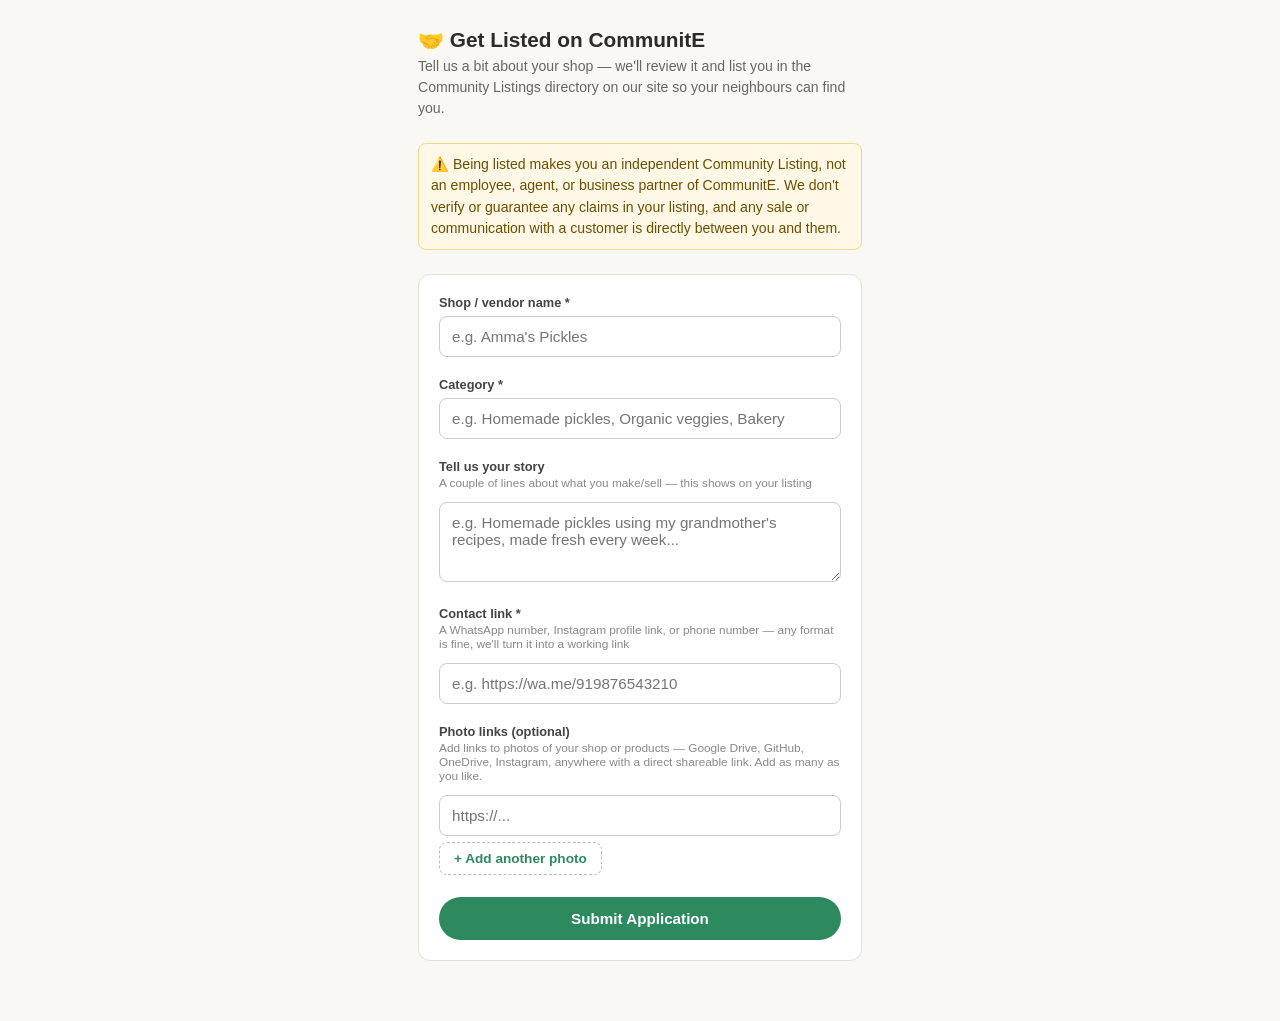
<file: apply-vendor.html>
<!DOCTYPE html>
<html lang="en">
<head>
<meta charset="UTF-8">
<meta name="viewport" content="width=device-width,initial-scale=1" />
<title>Get Listed on CommunitE</title>
<style>
  :root{ --green:#2d8a5e; --ink:#2b2b2b; --bg:#faf8f4; }
  *{box-sizing:border-box;}
  body{
    font-family:-apple-system,Segoe UI,Roboto,sans-serif; background:var(--bg); color:var(--ink);
    margin:0; padding:28px 18px 60px; max-width:480px; margin-inline:auto;
  }
  h1{font-size:1.3rem; margin:0 0 4px;}
  p.sub{color:#666; font-size:0.88rem; line-height:1.5; margin:0 0 24px;}
  .card{background:#fff; border:1px solid #e2e0da; border-radius:12px; padding:20px;}
  label{display:block; font-size:0.8rem; font-weight:700; margin-bottom:6px; color:#444;}
  .hint{font-size:0.74rem; color:#888; margin:-4px 0 12px;}
  input, textarea{
    width:100%; padding:11px 12px; border:1.5px solid #ccc; border-radius:8px; font-size:0.95rem;
    margin-bottom:4px; font-family:inherit;
  }
  textarea{ resize:vertical; min-height:80px; }
  .field{ margin-bottom:16px; }
  .photo-link-row{ display:flex; gap:8px; align-items:center; margin-bottom:8px; }
  .photo-link-row input{ margin-bottom:0; }
  .removePhotoBtn{
    flex-shrink:0; width:32px; height:32px; border-radius:8px; border:1.5px solid #ddd;
    background:#fff; color:#a33; font-size:1.1rem; line-height:1; cursor:pointer; padding:0;
  }
  .btn-secondary{
    width:auto; display:inline-block; background:none; border:1.5px dashed #bbb; color:var(--green);
    font-size:0.85rem; font-weight:600; padding:8px 14px; border-radius:8px; margin-top:2px;
  }
  button{
    width:100%; padding:13px; border:none; border-radius:24px; background:var(--green); color:#fff;
    font-size:0.95rem; font-weight:700; cursor:pointer; margin-top:6px;
  }
  button:disabled{opacity:.6;}
  .result{
    margin-top:16px; padding:14px; border-radius:8px; font-size:0.88rem; line-height:1.5; display:none;
  }
  .result.ok{ background:#eaf6ee; border:1px solid #b7e0c4; display:block; }
  .result.err{ background:#fdecea; border:1px solid #f2b8b5; display:block; }
  #successView{ display:none; text-align:center; }
  #successView h2{ font-size:1.1rem; }
</style>
</head>
<body>

  <div id="formView">
    <h1>🤝 Get Listed on CommunitE</h1>
    <p class="sub">Tell us a bit about your shop — we'll review it and list you in the Community
    Listings directory on our site so your neighbours can find you.</p>
    <p class="sub" style="background:#fff8e6;border:1px solid #f2d98a;border-radius:8px;padding:10px 12px;color:#6b4f00;">
      ⚠️ Being listed makes you an independent Community Listing, not an employee, agent, or business
      partner of CommunitE. We don't verify or guarantee any claims in your listing, and any sale or
      communication with a customer is directly between you and them.
    </p>

    <div class="card">
      <div class="field">
        <label>Shop / vendor name *</label>
        <input id="vendorName" type="text" placeholder="e.g. Amma's Pickles" />
      </div>
      <div class="field">
        <label>Category *</label>
        <input id="vendorCategory" type="text" placeholder="e.g. Homemade pickles, Organic veggies, Bakery" />
      </div>
      <div class="field">
        <label>Tell us your story</label>
        <div class="hint">A couple of lines about what you make/sell — this shows on your listing</div>
        <textarea id="vendorStory" placeholder="e.g. Homemade pickles using my grandmother's recipes, made fresh every week..."></textarea>
      </div>
      <div class="field">
        <label>Contact link *</label>
        <div class="hint">A WhatsApp number, Instagram profile link, or phone number — any format is fine, we'll turn it into a working link</div>
        <input id="vendorContact" type="text" placeholder="e.g. https://wa.me/919876543210" />
      </div>
      <div class="field">
        <label>Photo links (optional)</label>
        <div class="hint">Add links to photos of your shop or products — Google Drive, GitHub, OneDrive, Instagram, anywhere with a direct shareable link. Add as many as you like.</div>
        <div id="photoLinksWrap">
          <input class="photoLinkInput" type="text" placeholder="https://..." />
        </div>
        <button type="button" id="addPhotoBtn" class="btn-secondary" onclick="addPhotoField()">+ Add another photo</button>
      </div>
      <button id="submitBtn" onclick="submitApplication()">Submit Application</button>
      <div id="resultMsg" class="result"></div>
    </div>
  </div>

  <div id="successView">
    <div class="card">
      <h2>🎉 Thanks for applying!</h2>
      <p class="sub">Your application has been received. We'll review it and, once approved, you'll
      appear in the Community Listings section on the CommunitE site.</p>
    </div>
  </div>

<script>
  const apiBase = "https://nutte-communite-994718298855.asia-south1.run.app";

  function addPhotoField() {
    const wrap = document.getElementById('photoLinksWrap');
    if (wrap.querySelectorAll('.photoLinkInput').length >= 6) return;
    const row = document.createElement('div');
    row.className = 'photo-link-row';
    row.innerHTML = `<input class="photoLinkInput" type="text" placeholder="https://..." />
      <button type="button" class="removePhotoBtn" onclick="this.parentElement.remove()">×</button>`;
    wrap.appendChild(row);
    document.getElementById('addPhotoBtn').style.display =
      wrap.querySelectorAll('.photoLinkInput').length >= 6 ? 'none' : 'inline-block';
  }

  async function submitApplication() {
    const vendor_name = document.getElementById('vendorName').value.trim();
    const category = document.getElementById('vendorCategory').value.trim();
    const story = document.getElementById('vendorStory').value.trim();
    const contact_link = document.getElementById('vendorContact').value.trim();
    const photo_urls = Array.from(document.querySelectorAll('.photoLinkInput'))
      .map(el => el.value.trim())
      .filter(v => v.length > 0)
      .join(', ');

    const resultEl = document.getElementById('resultMsg');
    resultEl.className = 'result';
    resultEl.textContent = '';

    if (!vendor_name || !category || !contact_link) {
      resultEl.className = 'result err';
      resultEl.textContent = 'Please fill in shop name, category, and a contact link.';
      return;
    }

    const btn = document.getElementById('submitBtn');
    btn.disabled = true;
    btn.textContent = 'Submitting...';

    try {
      const res = await fetch(`${apiBase}/api/apply-partner`, {
        method: 'POST',
        headers: { 'Content-Type': 'application/json' },
        body: JSON.stringify({ vendor_name, category, story, contact_link, photo_urls })
      });
      const data = await res.json();
      if (res.ok && data.success) {
        document.getElementById('formView').style.display = 'none';
        document.getElementById('successView').style.display = 'block';
      } else {
        resultEl.className = 'result err';
        resultEl.textContent = '❌ ' + (data.message || 'Something went wrong — please try again.');
      }
    } catch (e) {
      resultEl.className = 'result err';
      resultEl.textContent = '❌ Network error — please try again.';
    } finally {
      btn.disabled = false;
      btn.textContent = 'Submit Application';
    }
  }
</script>
</body>
</html>
</file>
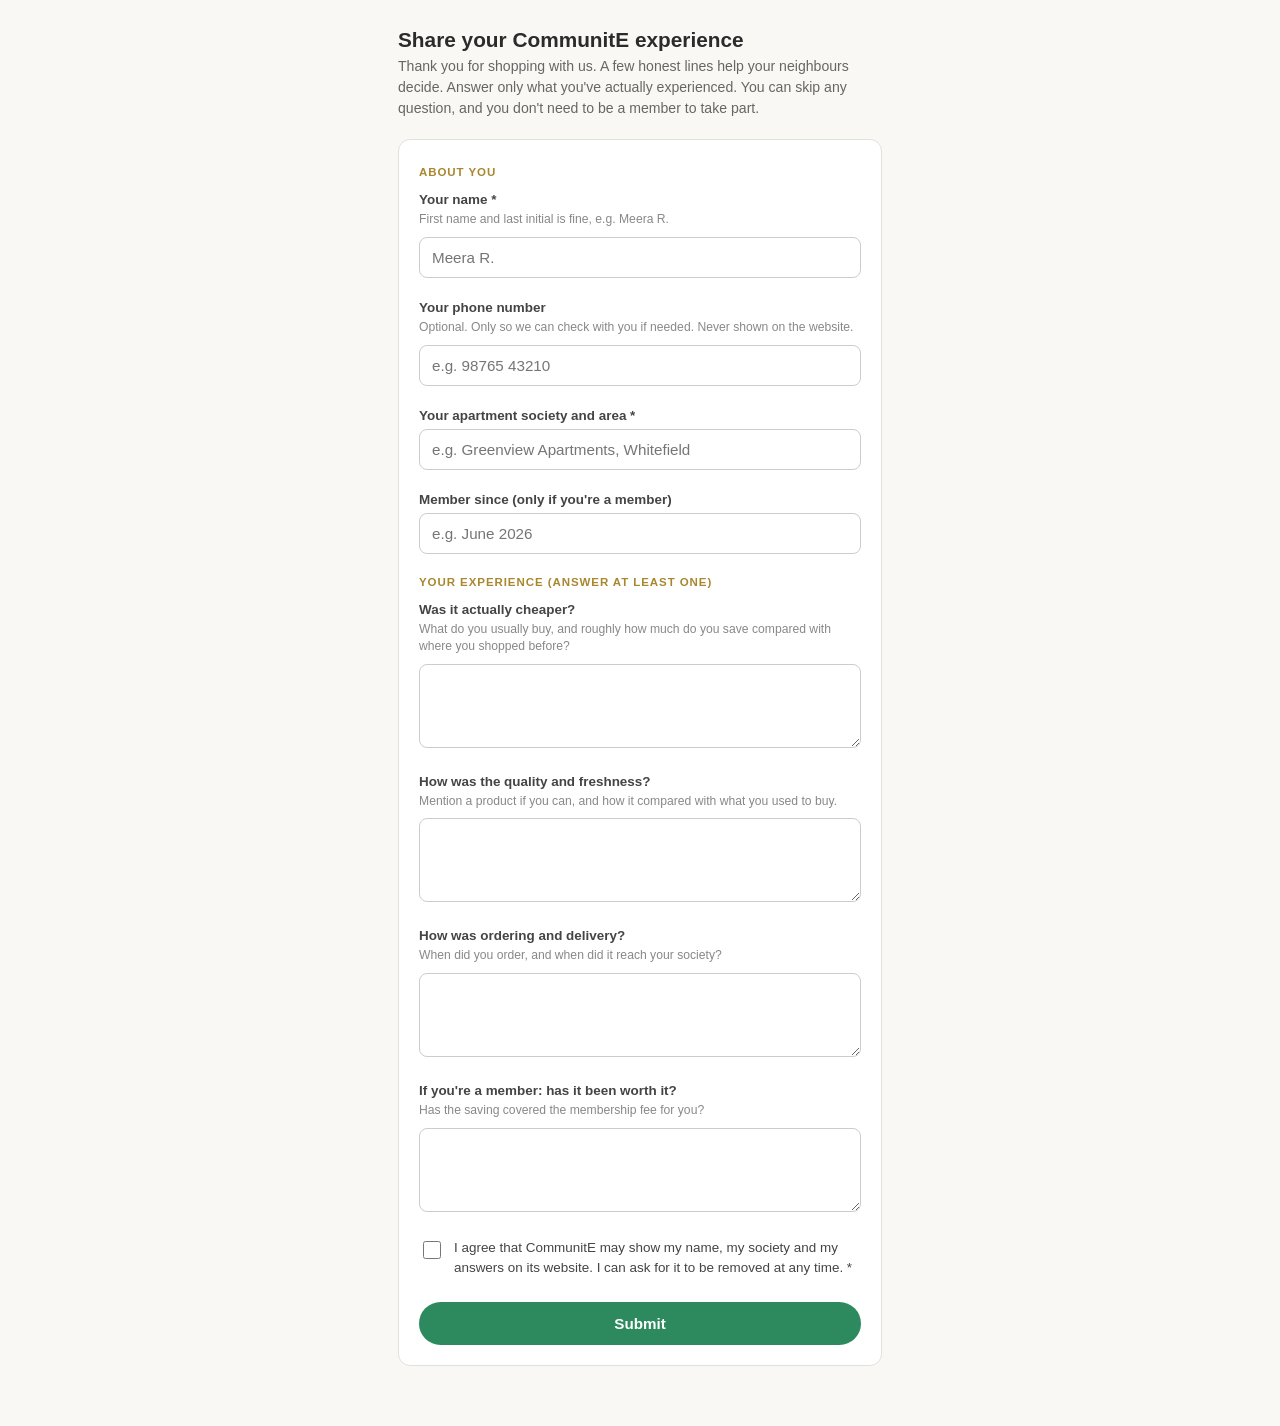
<file: share-your-experience.html>
<!DOCTYPE html>
<html lang="en">
<head>
<meta charset="UTF-8">
<meta name="viewport" content="width=device-width,initial-scale=1" />
<title>Share your CommunitE experience</title>
<style>
  :root{ --green:#2d8a5e; --ink:#2b2b2b; --bg:#faf8f4; }
  *{box-sizing:border-box;}
  body{
    font-family:-apple-system,Segoe UI,Roboto,sans-serif; background:var(--bg); color:var(--ink);
    margin:0; padding:28px 18px 60px; max-width:520px; margin-inline:auto;
  }
  h1{font-size:1.3rem; margin:0 0 4px;}
  p.sub{color:#666; font-size:0.88rem; line-height:1.5; margin:0 0 20px;}
  .card{background:#fff; border:1px solid #e2e0da; border-radius:12px; padding:20px;}
  label{display:block; font-size:0.84rem; font-weight:700; margin-bottom:6px; color:#444;}
  .hint{font-size:0.76rem; color:#888; margin:-2px 0 8px; line-height:1.45;}
  input[type=text], textarea{
    width:100%; padding:11px 12px; border:1.5px solid #ccc; border-radius:8px; font-size:0.95rem;
    margin-bottom:4px; font-family:inherit;
  }
  textarea{ resize:vertical; min-height:84px; }
  .field{ margin-bottom:18px; }
  .section-h{ font-size:0.72rem; letter-spacing:0.08em; text-transform:uppercase; color:#a8872f; font-weight:800; margin:6px 0 14px; }
  .consent{ display:flex; gap:10px; align-items:flex-start; font-size:0.84rem; line-height:1.5; font-weight:400; color:#444; }
  .consent input{ margin-top:3px; width:18px; height:18px; flex-shrink:0; }
  button{
    width:100%; padding:13px; border:none; border-radius:24px; background:var(--green); color:#fff;
    font-size:0.95rem; font-weight:700; cursor:pointer; margin-top:6px;
  }
  button:disabled{opacity:.6;}
  .result{ margin-top:16px; padding:14px; border-radius:8px; font-size:0.88rem; line-height:1.5; display:none; }
  .result.err{ background:#fdecea; border:1px solid #f2b8b5; display:block; }
  #successView{ display:none; text-align:center; }
  #successView h2{ font-size:1.1rem; }
</style>
</head>
<body>

  <div id="formView">
    <h1>Share your CommunitE experience</h1>
    <p class="sub">Thank you for shopping with us. A few honest lines help your neighbours decide.
    Answer only what you've actually experienced. You can skip any question, and you don't need to be
    a member to take part.</p>

    <div class="card">
      <div class="section-h">About you</div>
      <div class="field">
        <label for="name">Your name *</label>
        <div class="hint">First name and last initial is fine, e.g. Meera R.</div>
        <input id="name" type="text" maxlength="60" placeholder="Meera R." />
      </div>
      <div class="field">
        <label for="contact">Your phone number</label>
        <div class="hint">Optional. Only so we can check with you if needed. Never shown on the website.</div>
        <input id="contact" type="text" inputmode="tel" maxlength="80" placeholder="e.g. 98765 43210" />
      </div>
      <div class="field">
        <label for="society">Your apartment society and area *</label>
        <input id="society" type="text" maxlength="100" placeholder="e.g. Greenview Apartments, Whitefield" />
      </div>
      <div class="field">
        <label for="memberSince">Member since (only if you're a member)</label>
        <input id="memberSince" type="text" maxlength="30" placeholder="e.g. June 2026" />
      </div>

      <div class="section-h">Your experience (answer at least one)</div>
      <div class="field">
        <label for="price">Was it actually cheaper?</label>
        <div class="hint">What do you usually buy, and roughly how much do you save compared with where you shopped before?</div>
        <textarea id="price" maxlength="500"></textarea>
      </div>
      <div class="field">
        <label for="quality">How was the quality and freshness?</label>
        <div class="hint">Mention a product if you can, and how it compared with what you used to buy.</div>
        <textarea id="quality" maxlength="500"></textarea>
      </div>
      <div class="field">
        <label for="delivery">How was ordering and delivery?</label>
        <div class="hint">When did you order, and when did it reach your society?</div>
        <textarea id="delivery" maxlength="500"></textarea>
      </div>
      <div class="field">
        <label for="membership">If you're a member: has it been worth it?</label>
        <div class="hint">Has the saving covered the membership fee for you?</div>
        <textarea id="membership" maxlength="500"></textarea>
      </div>

      <div class="field">
        <label class="consent" for="consent">
          <input id="consent" type="checkbox" />
          <span>I agree that CommunitE may show my name, my society and my answers on its website. I can ask for it to be removed at any time. *</span>
        </label>
      </div>

      <button id="submitBtn" onclick="submitTestimonial()">Submit</button>
      <div id="resultMsg" class="result"></div>
    </div>
  </div>

  <div id="successView">
    <div class="card">
      <h2>Thank you!</h2>
      <p class="sub">We've received your feedback. We review every response before anything appears
      on the site, and we may tidy the wording slightly.</p>
    </div>
  </div>

<script>
  const apiBase = "https://nutte-communite-994718298855.asia-south1.run.app";
  const val = id => document.getElementById(id).value.trim();

  async function submitTestimonial() {
    const resultEl = document.getElementById('resultMsg');
    resultEl.className = 'result';
    resultEl.textContent = '';

    const payload = {
      name: val('name'), society: val('society'), member_since: val('memberSince'),
      price: val('price'), quality: val('quality'), delivery: val('delivery'), membership: val('membership'),
      contact: val('contact'),
      consent: document.getElementById('consent').checked
    };

    if (!payload.name || !payload.society) {
      resultEl.className = 'result err';
      resultEl.textContent = 'Please add your name and society.';
      return;
    }
    if (!(payload.price || payload.quality || payload.delivery || payload.membership)) {
      resultEl.className = 'result err';
      resultEl.textContent = 'Please answer at least one question.';
      return;
    }
    if (!payload.consent) {
      resultEl.className = 'result err';
      resultEl.textContent = 'Please tick the box so we can show your name and society.';
      return;
    }

    const btn = document.getElementById('submitBtn');
    btn.disabled = true;
    btn.textContent = 'Submitting...';
    try {
      const res = await fetch(`${apiBase}/api/submit-testimonial`, {
        method: 'POST',
        headers: { 'Content-Type': 'application/json' },
        body: JSON.stringify(payload)
      });
      const data = await res.json();
      if (res.ok && data.success) {
        document.getElementById('formView').style.display = 'none';
        document.getElementById('successView').style.display = 'block';
        window.scrollTo(0, 0);
      } else {
        resultEl.className = 'result err';
        resultEl.textContent = data.message || 'Something went wrong. Please try again.';
      }
    } catch (e) {
      resultEl.className = 'result err';
      resultEl.textContent = 'Network error. Please try again.';
    } finally {
      btn.disabled = false;
      btn.textContent = 'Submit';
    }
  }
</script>
</body>
</html>
</file>
